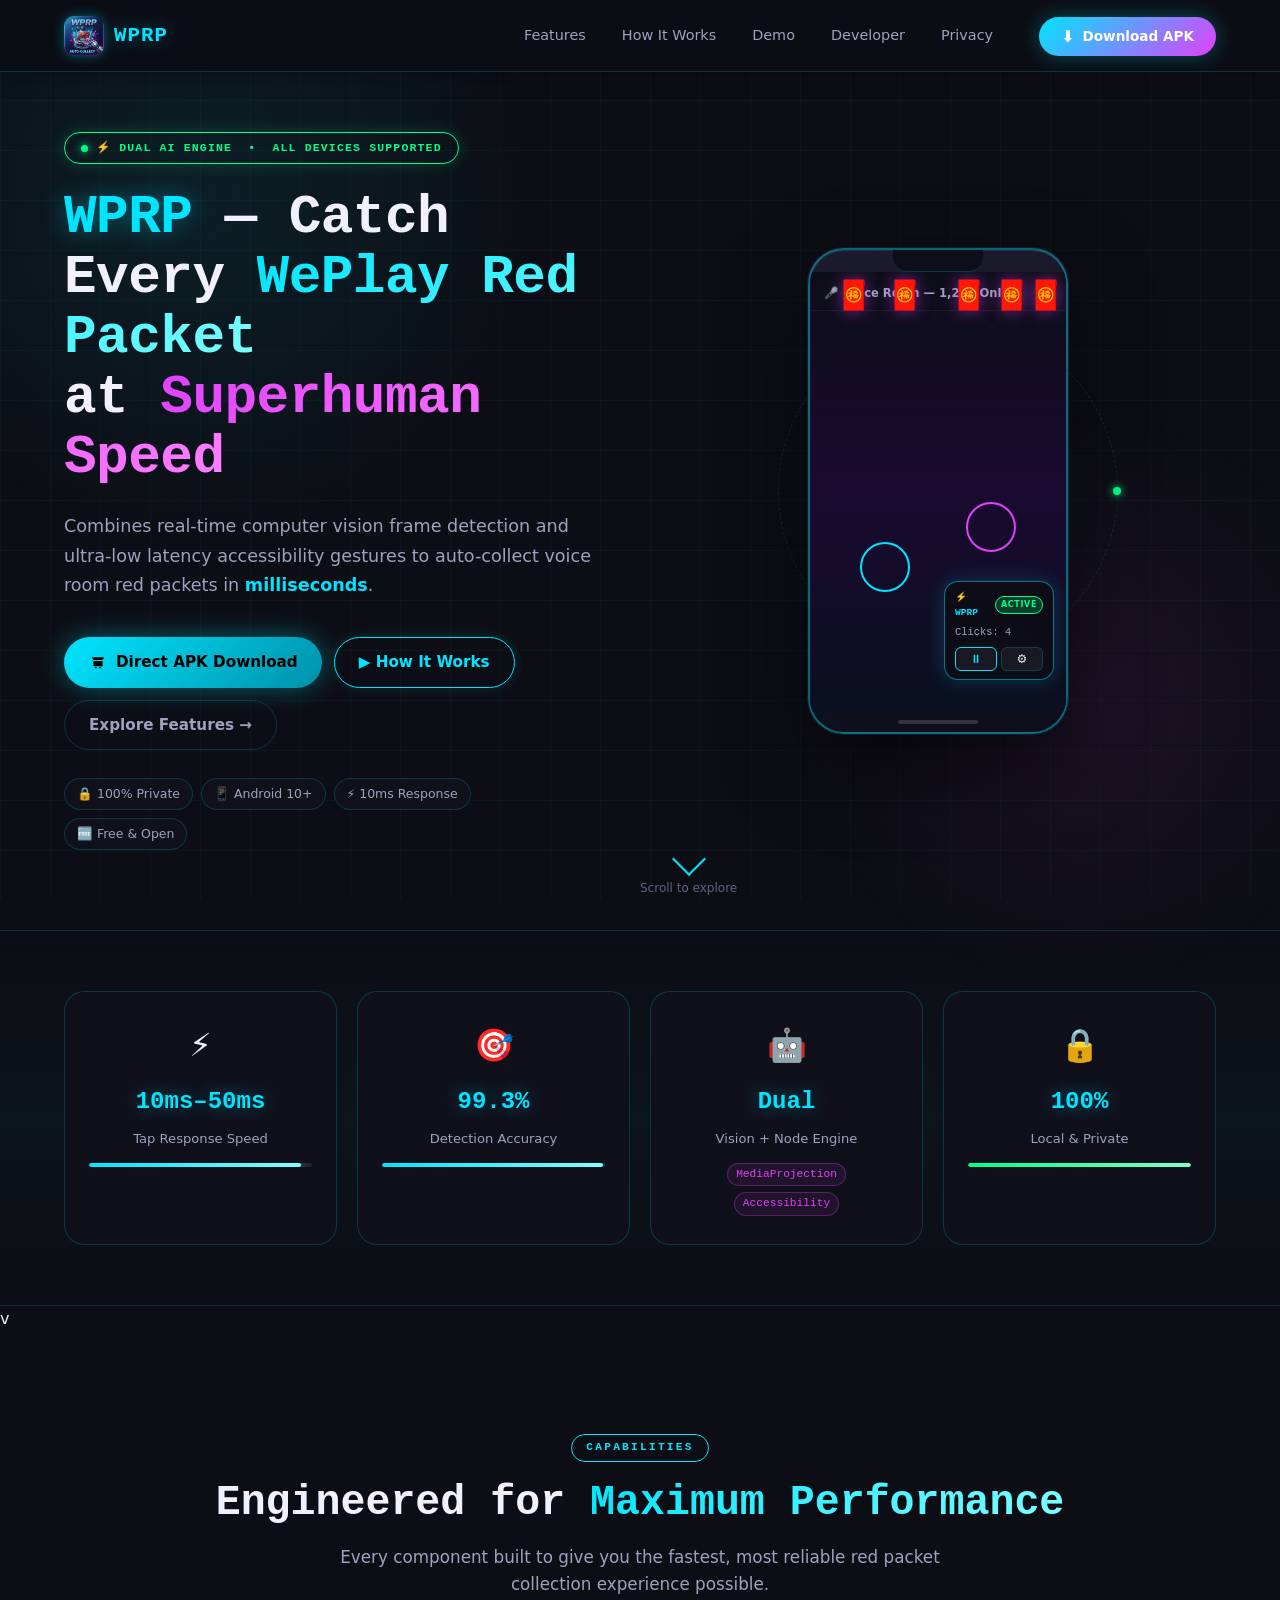
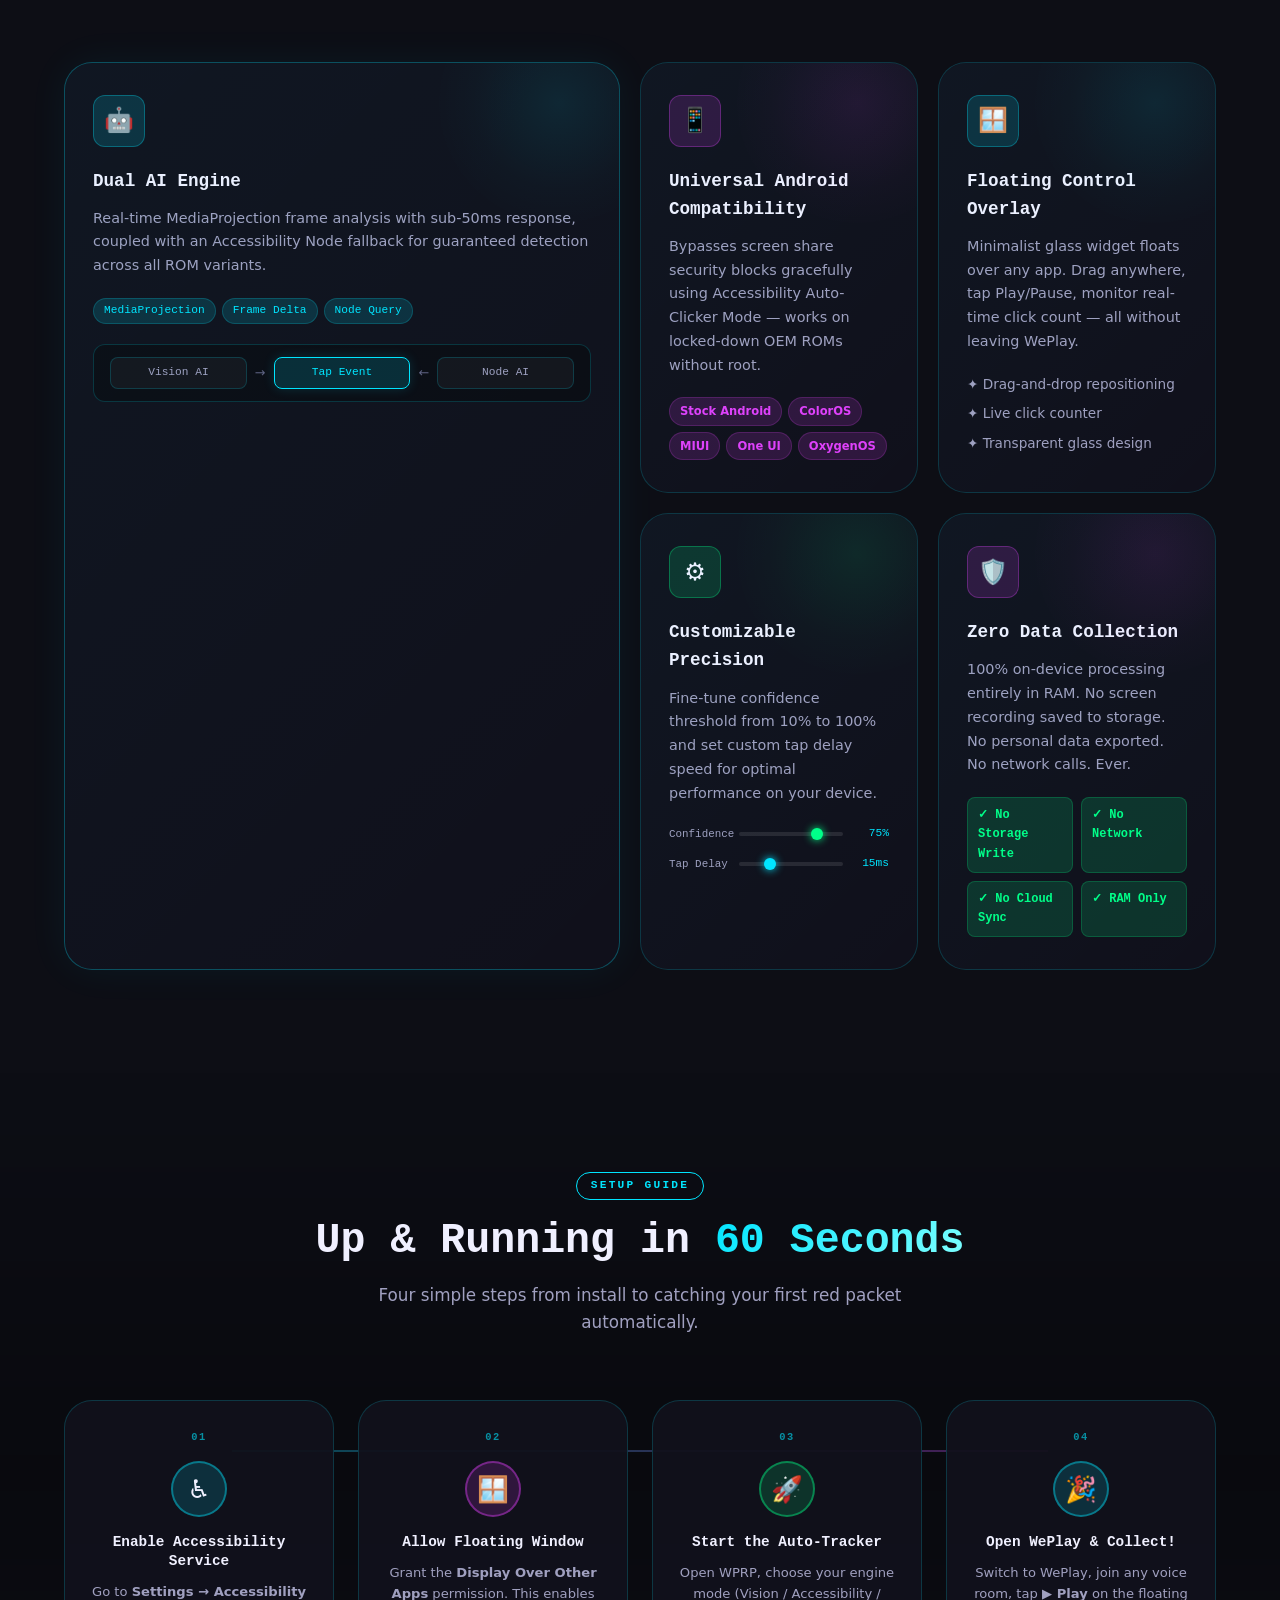
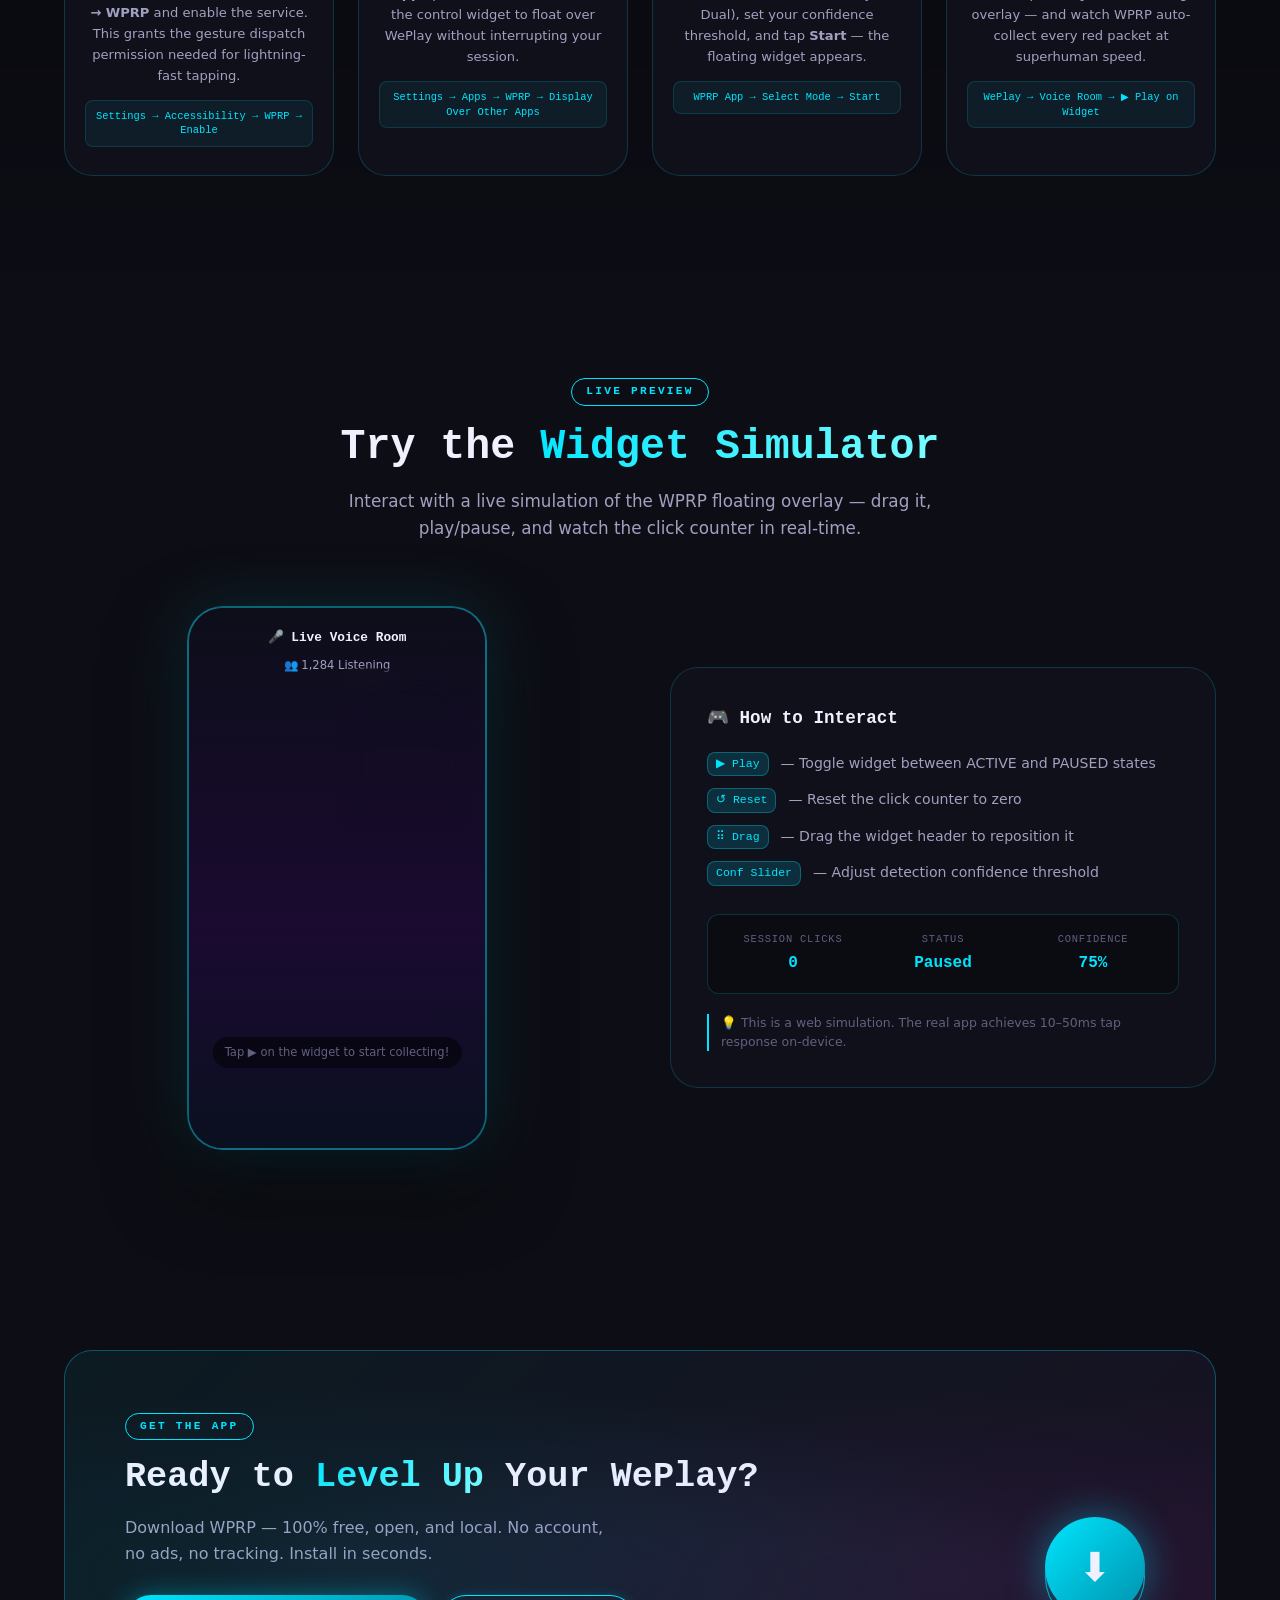
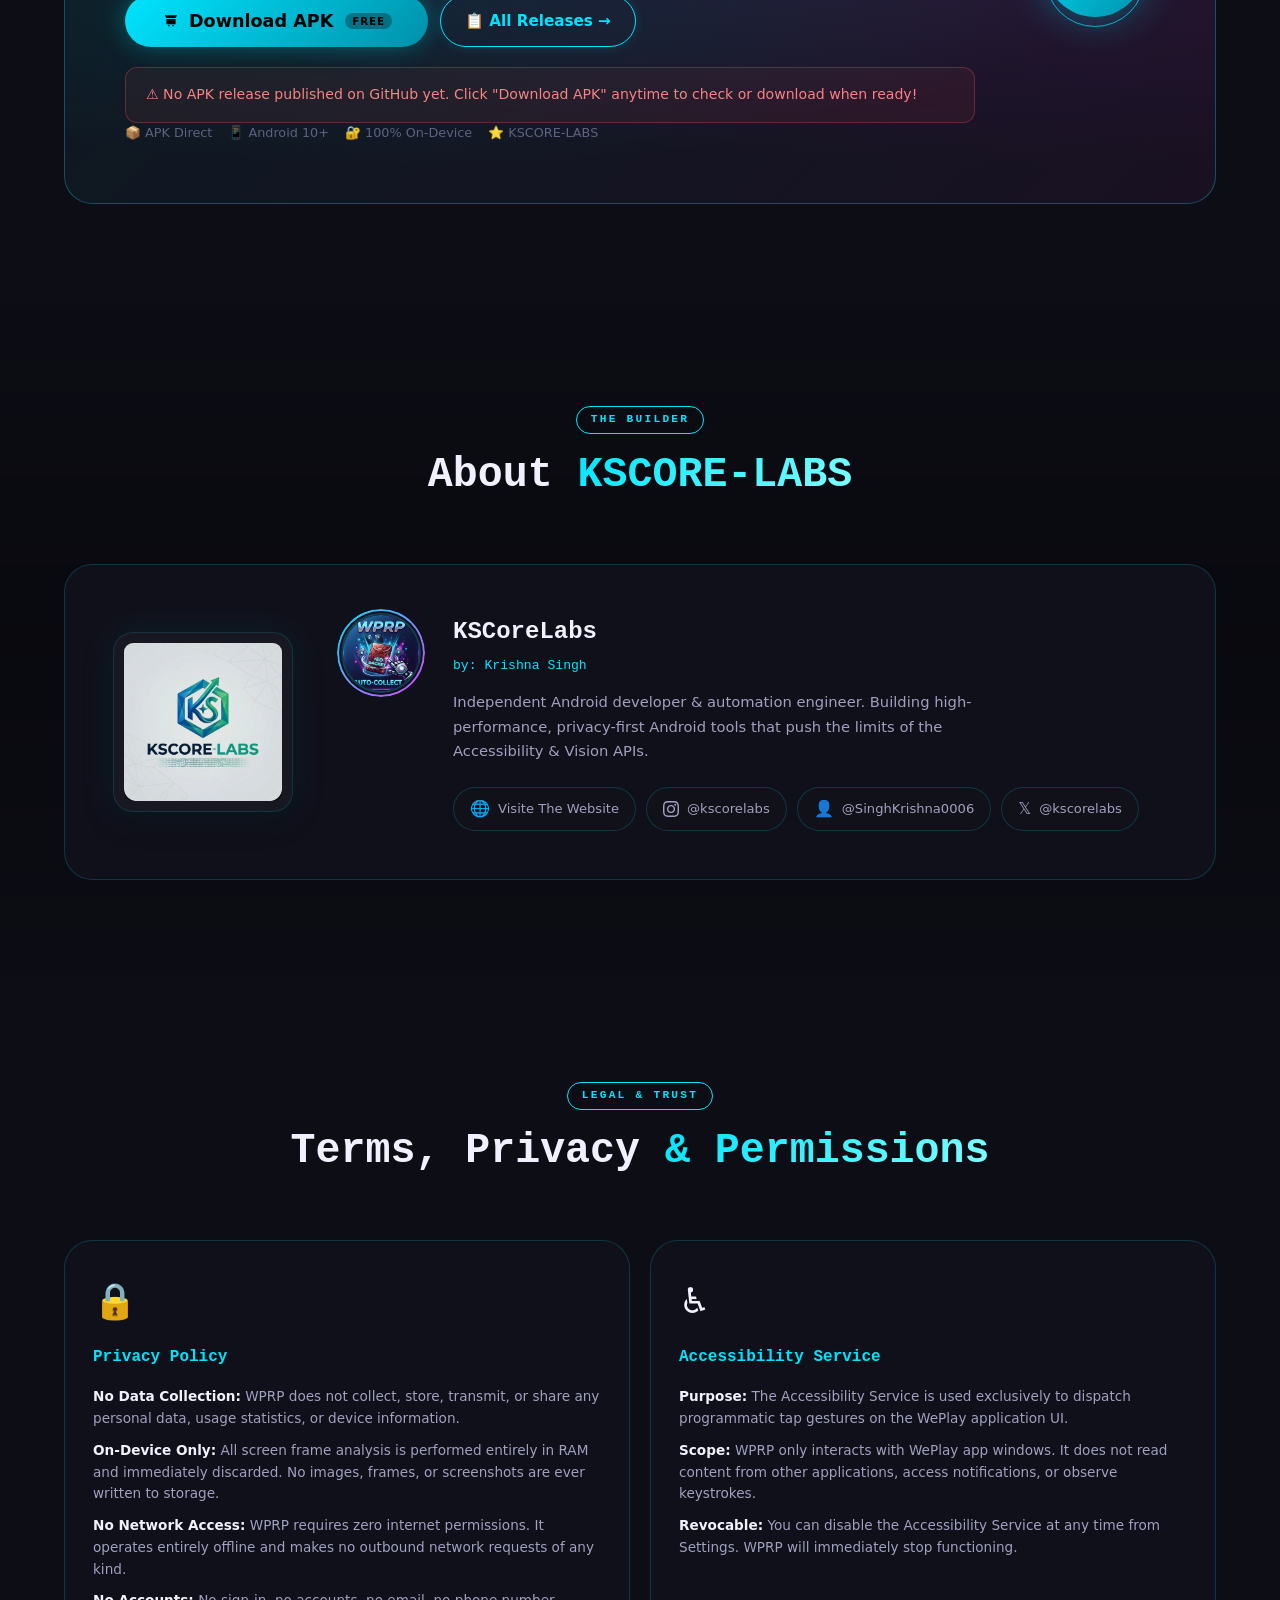
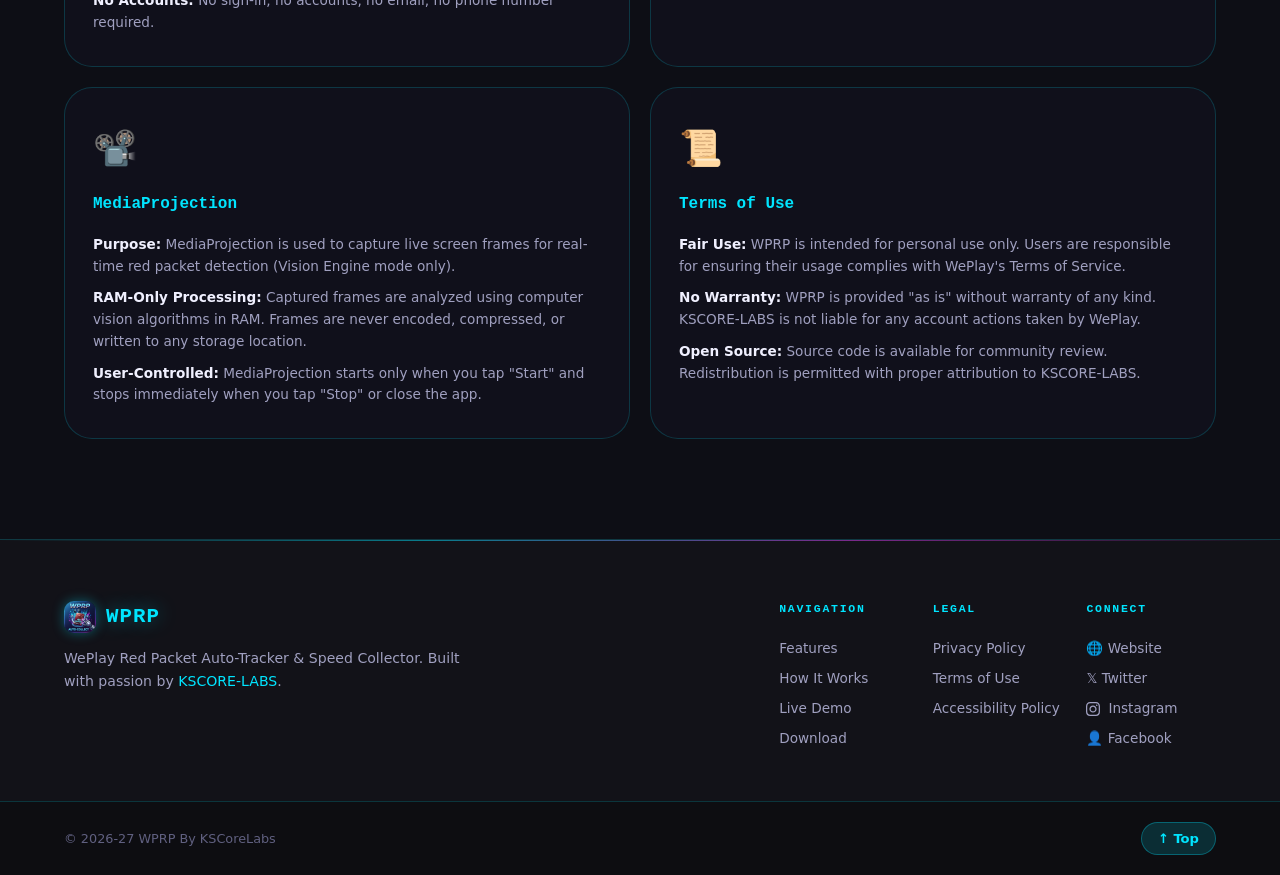
<file: index.html>
<!DOCTYPE html>
<html lang="en">
<head>
  <meta charset="UTF-8" />
  <meta name="viewport" content="width=device-width, initial-scale=1.0" />
  <title>WPRP — WePlay Red Packet Auto-Tracker & Speed Collector APK | KSCORE-LABS</title>
  
  <!-- Primary SEO Meta Tags -->
  <meta name="title" content="WPRP — WePlay Red Packet Auto-Tracker & Speed Collector APK | KSCORE-LABS" />
  <meta name="description" content="Download WPRP (WePlay Red Packet Auto-Tracker & Speed Collector) official APK by KSCORE-LABS. Dual AI engine automatically catches WePlay voice room red packets in milliseconds." />
  <meta name="keywords" content="WPRP, WPRP app, WPRP APK, WPRP download, WePlay red packet, WePlay auto clicker, WePlay red packet collector, WePlay auto grabber, WePlay voice room collector, KSCORE-LABS, KSCORE LABS, Krishna Singh, WePlay bot, Android red packet auto tracker" />
  <meta name="author" content="Krishna Singh – KSCORE-LABS" />
  <meta name="robots" content="index, follow, max-image-preview:large, max-snippet:-1, max-video-preview:-1" />
  <meta name="googlebot" content="index, follow" />
  <meta name="theme-color" content="#00E5FF" />
  
  <!-- Canonical URL -->
  <link rel="canonical" href="https://kscorelabs.github.io/" />

  <!-- Favicons / App Icons -->
  <link rel="icon" type="image/png" href="images/wprp-logo.png" />
  <link rel="shortcut icon" type="image/png" href="images/wprp-logo.png" />
  <link rel="apple-touch-icon" href="images/wprp-logo.png" />

  <!-- Open Graph / Facebook -->
  <meta property="og:type" content="website" />
  <meta property="og:url" content="https://kscorelabs.github.io/" />
  <meta property="og:site_name" content="WPRP — KSCORE-LABS" />
  <meta property="og:title" content="WPRP — WePlay Red Packet Auto-Tracker & Speed Collector" />
  <meta property="og:description" content="Catch every WePlay voice room red packet at superhuman speed. 100% private, zero bans, universal Android support." />
  <meta property="og:image" content="images/wprp-logo.png" />
  <meta property="og:locale" content="en_US" />

  <!-- Twitter / X Cards -->
  <meta name="twitter:card" content="summary_large_image" />
  <meta name="twitter:url" content="https://kscorelabs.github.io/" />
  <meta name="twitter:site" content="@kscorelabs" />
  <meta name="twitter:creator" content="@kscorelabs" />
  <meta name="twitter:title" content="WPRP — WePlay Red Packet Auto-Tracker APK" />
  <meta name="twitter:description" content="Catch every WePlay voice room red packet in milliseconds with WPRP. Free Android APK by KSCORE-LABS." />
  <meta name="twitter:image" content="images/wprp-logo.png" />

  <!-- Security & Integrity Headers -->
  <meta http-equiv="X-Content-Type-Options" content="nosniff" />
  <meta name="referrer" content="strict-origin-when-cross-origin" />
  <meta http-equiv="Content-Security-Policy" content="default-src 'self'; script-src 'self' 'unsafe-inline'; style-src 'self' 'unsafe-inline' https://fonts.googleapis.com; font-src 'self' https://fonts.gstatic.com; img-src 'self' data: https:; connect-src 'self' https://api.github.com https://objects.githubusercontent.com; object-src 'none'; base-uri 'self';" />

  <!-- Schema.org JSON-LD Structured Data for Google Rich Snippets -->
  <script type="application/ld+json">
  {
    "@context": "https://schema.org",
    "@graph": [
      {
        "@type": "WebSite",
        "@id": "https://kscorelabs.github.io/#website",
        "url": "https://kscorelabs.github.io/",
        "name": "WPRP Official Website",
        "description": "WePlay Red Packet Auto-Tracker & Speed Collector official site and APK download portal.",
        "publisher": {
          "@type": "Organization",
          "name": "KSCORE-LABS",
          "url": "https://kscorelabs.github.io/",
          "logo": {
            "@type": "ImageObject",
            "url": "images/kscorelabs-logo.webp"
          }
        }
      },
      {
        "@type": "SoftwareApplication",
        "@id": "https://kscorelabs.github.io/#software",
        "name": "WPRP - WePlay Red Packet Speed Collector",
        "alternateName": ["WPRP", "WPRP App", "WePlay Auto Clicker"],
        "operatingSystem": "Android",
        "applicationCategory": "UtilitiesApplication",
        "offers": {
          "@type": "Offer",
          "price": "0",
          "priceCurrency": "USD"
        },
        "description": "WPRP is an ultra-fast Android utility developed by KSCORE-LABS that automatically detects and grabs voice room red packets in WePlay using Accessibility gestures and real-time vision.",
        "image": "images/wprp-logo.png",
        "author": {
          "@type": "Organization",
          "name": "KSCORE-LABS",
          "url": "https://kscorelabs.github.io/"
        },
        "downloadUrl": "https://github.com/KSCoreLabs/WPRP-Update/releases"
      }
    ]
  }
  </script>

  <link rel="preconnect" href="https://fonts.googleapis.com" />
  <link rel="preconnect" href="https://fonts.gstatic.com" crossorigin />
  <link href="https://fonts.googleapis.com/css2?family=Orbitron:wght@400;600;700;900&family=Inter:wght@300;400;500;600&family=JetBrains+Mono:wght@400;500&display=swap" rel="stylesheet" />
  <link rel="stylesheet" href="css/style.css" />
</head>
<body>    

<!-- ═══════════════════════════════════════════
     BACKGROUND GRID OVERLAY
════════════════════════════════════════════ -->
<div class="bg-grid" aria-hidden="true"></div>
<div class="bg-glow glow-cyan" aria-hidden="true"></div>
<div class="bg-glow glow-magenta" aria-hidden="true"></div>

<!-- ═══════════════════════════════════════════
     HEADER / NAVIGATION
════════════════════════════════════════════ -->
<header class="nav-header" id="navbar">
  <div class="container nav-inner">
    <!-- Logo -->
    <a href="#" class="nav-logo" aria-label="WPRP Home">
      <div class="logo-icon-wrap">
        <img src="images/wprp-logo.png" alt="WPRP Official Logo - WePlay Red Packet Auto-Tracker" class="logo-icon-img" />
        <span class="logo-pulse" aria-hidden="true"></span>
      </div>
      <span class="logo-text">WPRP</span>
    </a>

    <!-- Desktop Nav -->
    <nav class="nav-links" aria-label="Main Navigation">
      <a href="#features" class="nav-link">Features</a>
      <a href="#how-it-works" class="nav-link">How It Works</a>
      <a href="#demo" class="nav-link">Demo</a>
      <a href="#developer" class="nav-link">Developer</a>
      <a href="#privacy" class="nav-link">Privacy</a>
    </nav>

    <!-- CTA: Download APK -->
    <button class="btn btn-nav-cta" id="navDownloadBtn" aria-label="Download APK">
      <span class="btn-icon">⬇</span>
      <span id="navBtnLabel">Download APK</span>
    </button>

    <!-- Mobile Hamburger -->
    <button class="hamburger" id="hamburger" aria-label="Toggle Menu" aria-expanded="false">
      <span></span><span></span><span></span>
    </button>
  </div>

  <!-- Mobile Menu -->
  <div class="mobile-menu" id="mobileMenu" aria-hidden="true">
    <a href="#features" class="mobile-link">Features</a>
    <a href="#how-it-works" class="mobile-link">How It Works</a>
    <a href="#demo" class="mobile-link">Demo</a>
    <a href="#developer" class="mobile-link">Developer</a>
    <a href="#privacy" class="mobile-link">Privacy</a>
    <button class="btn btn-mobile-cta" id="mobileDownloadBtn" aria-label="Download APK">⬇ <span id="mobileBtnLabel">Download APK</span></button>
  </div>
</header>

<!-- ═══════════════════════════════════════════
     HERO SECTION
════════════════════════════════════════════ -->
<section class="hero" id="home">
  <div class="container hero-inner">
    <!-- Left: Text Content -->
    <div class="hero-content">
      <!-- Badge -->
      <div class="hero-badge">
        <span class="badge-dot"></span>
        ⚡ DUAL AI ENGINE &nbsp;•&nbsp; ALL DEVICES SUPPORTED
      </div>

      <h1 class="hero-headline">
        <span class="hero-brand-name">WPRP</span> — Catch Every <span class="text-gradient-cyan">WePlay Red Packet</span><br/>
        at <span class="text-gradient-magenta">Superhuman Speed</span>
      </h1>

      <p class="hero-subheadline">
        Combines real-time computer vision frame detection and ultra-low latency
        accessibility gestures to auto-collect voice room red packets in
        <strong class="text-cyan">milliseconds</strong>.
      </p>

      <!-- CTA Buttons -->
      <div class="hero-ctas">
        <a href="#download" class="btn btn-primary" id="primaryCTA">
          <svg class="android-icon" viewBox="0 0 24 24" fill="currentColor" aria-hidden="true">
            <path d="M17.523 15.341a.5.5 0 0 1-.5.5H6.977a.5.5 0 0 1-.5-.5V9.5h11.046v5.841zM6.455 8.5l-1.5-2.598A.5.5 0 0 1 5.389 5h13.222a.5.5 0 0 1 .434.75L17.545 8.5H6.455zM8.5 17.5a1 1 0 1 0 2 0 1 1 0 0 0-2 0zm5 0a1 1 0 1 0 2 0 1 1 0 0 0-2 0z"/>
          </svg>
          <span id="heroCtaLabel">Direct APK Download</span>
        </a>
        <a href="#how-it-works" class="btn btn-secondary">
          ▶ How It Works
        </a>
        <a href="#features" class="btn btn-ghost">
          Explore Features →
        </a>
      </div>

      <!-- Mini Badges -->
      <div class="hero-mini-badges">
        <span class="mini-badge">🔒 100% Private</span>
        <span class="mini-badge">📱 Android 10+</span>
        <span class="mini-badge">⚡ 10ms Response</span>
        <span class="mini-badge">🆓 Free & Open</span>
      </div>
    </div>

    <!-- Right: Phone Mockup -->
    <div class="hero-visual">
      <div class="phone-wrap">
        <div class="phone-mockup">
          <!-- Phone Frame -->
          <div class="phone-frame">
            <div class="phone-notch"></div>
            <div class="phone-screen">
              <!-- WePlay Voice Room Preview -->
              <div class="phone-screen-bg">
                <div class="voice-room-header">
                  <span class="vr-icon">🎤</span>
                  <span class="vr-title">Voice Room — 1,284 Online</span>
                </div>
                <!-- Animated Red Packets -->
                <div class="red-packets-area" aria-label="Animated red packets">
                  <div class="red-packet rp-1">🧧</div>
                  <div class="red-packet rp-2">🧧</div>
                  <div class="red-packet rp-3">🧧</div>
                  <div class="red-packet rp-4">🧧</div>
                  <div class="red-packet rp-5">🧧</div>
                </div>
                <!-- Tap Wave Effects -->
                <div class="tap-wave tw-1" aria-hidden="true"></div>
                <div class="tap-wave tw-2" aria-hidden="true"></div>
              </div>

              <!-- Floating Overlay Widget on Phone -->
              <div class="phone-widget">
                <div class="pw-header">
                  <span class="pw-logo">⚡ WPRP</span>
                  <span class="pw-status active" id="phoneWidgetStatus">ACTIVE</span>
                </div>
                <div class="pw-counter">Clicks: <span id="phoneClickCount">0</span></div>
                <div class="pw-controls">
                  <button class="pw-btn pause" id="phoneWidgetBtn">⏸</button>
                  <button class="pw-btn settings">⚙</button>
                </div>
              </div>
            </div>
            <div class="phone-bottom-bar"></div>
          </div>
        </div>
        <!-- Phone Glow -->
        <div class="phone-glow" aria-hidden="true"></div>
        <!-- Orbiting Particles -->
        <div class="orbit-ring" aria-hidden="true">
          <div class="orbit-dot od-1"></div>
          <div class="orbit-dot od-2"></div>
          <div class="orbit-dot od-3"></div>
        </div>
      </div>
    </div>
  </div>

  <!-- Scroll Indicator -->
  <div class="scroll-indicator" aria-hidden="true">
    <div class="scroll-arrow"></div>
    <span>Scroll to explore</span>
  </div>
</section>

<!-- ═══════════════════════════════════════════
     LIVE METRICS BANNER
════════════════════════════════════════════ -->
<section class="metrics-section" id="metrics" aria-label="Performance Metrics">
  <div class="container">
    <div class="metrics-grid">
      <div class="metric-card">
        <div class="metric-icon">⚡</div>
        <div class="metric-value">10ms–50ms</div>
        <div class="metric-label">Tap Response Speed</div>
        <div class="metric-bar"><div class="metric-bar-fill" style="width:95%"></div></div>
      </div>
      <div class="metric-card">
        <div class="metric-icon">🎯</div>
        <div class="metric-value"><span class="count-up" data-target="99.4">99.4</span>%</div>
        <div class="metric-label">Detection Accuracy</div>
        <div class="metric-bar"><div class="metric-bar-fill" style="width:99%"></div></div>
      </div>
      <div class="metric-card">
        <div class="metric-icon">🤖</div>
        <div class="metric-value">Dual</div>
        <div class="metric-label">Vision + Node Engine</div>
        <div class="metric-tags">
          <span class="mtag">MediaProjection</span>
          <span class="mtag">Accessibility</span>
        </div>
      </div>
      <div class="metric-card">
        <div class="metric-icon">🔒</div>
        <div class="metric-value"><span class="count-up" data-target="100">100</span>%</div>
        <div class="metric-label">Local & Private</div>
        <div class="metric-bar"><div class="metric-bar-fill green" style="width:100%"></div></div>
      </div>
    </div>
  </div>
</section>

<!-- ═══════════════════════════════════════════
     KEY FEATURES GRID
════════════════════════════════════════════ -->v 
<section class="features-section" id="features">
  <div class="container">
    <div class="section-header">
      <span class="section-tag">CAPABILITIES</span>
      <h2 class="section-title">Engineered for <span class="text-gradient-cyan">Maximum Performance</span></h2>
      <p class="section-subtitle">Every component built to give you the fastest, most reliable red packet collection experience possible.</p>
    </div>

    <div class="features-grid">

      <!-- Feature 1 -->
      <div class="feature-card featured">
        <div class="fc-glow"></div>
        <div class="fc-icon-wrap cyan">
          <span class="fc-icon">🤖</span>
        </div>
        <h3 class="fc-title">Dual AI Engine</h3>
        <p class="fc-desc">Real-time MediaProjection frame analysis with sub-50ms response, coupled with an Accessibility Node fallback for guaranteed detection across all ROM variants.</p>
        <div class="fc-tags">
          <span class="fc-tag">MediaProjection</span>
          <span class="fc-tag">Frame Delta</span>
          <span class="fc-tag">Node Query</span>
        </div>
        <div class="fc-diagram">
          <div class="fd-node">Vision AI</div>
          <div class="fd-arrow">→</div>
          <div class="fd-node active">Tap Event</div>
          <div class="fd-arrow">←</div>
          <div class="fd-node">Node AI</div>
        </div>
      </div>

      <!-- Feature 2 -->
      <div class="feature-card">
        <div class="fc-glow magenta"></div>
        <div class="fc-icon-wrap magenta">
          <span class="fc-icon">📱</span>
        </div>
        <h3 class="fc-title">Universal Android Compatibility</h3>
        <p class="fc-desc">Bypasses screen share security blocks gracefully using Accessibility Auto-Clicker Mode — works on locked-down OEM ROMs without root.</p>
        <div class="fc-compat-grid">
          <span class="compat-chip">Stock Android</span>
          <span class="compat-chip">ColorOS</span>
          <span class="compat-chip">MIUI</span>
          <span class="compat-chip">One UI</span>
          <span class="compat-chip">OxygenOS</span>
        </div>
      </div>

      <!-- Feature 3 -->
      <div class="feature-card">
        <div class="fc-glow cyan"></div>
        <div class="fc-icon-wrap cyan">
          <span class="fc-icon">🪟</span>
        </div>
        <h3 class="fc-title">Floating Control Overlay</h3>
        <p class="fc-desc">Minimalist glass widget floats over any app. Drag anywhere, tap Play/Pause, monitor real-time click count — all without leaving WePlay.</p>
        <ul class="fc-list">
          <li>✦ Drag-and-drop repositioning</li>
          <li>✦ Live click counter</li>
          <li>✦ Transparent glass design</li>
        </ul>
      </div>

      <!-- Feature 4 -->
      <div class="feature-card">
        <div class="fc-glow green"></div>
        <div class="fc-icon-wrap green">
          <span class="fc-icon">⚙️</span>
        </div>
        <h3 class="fc-title">Customizable Precision</h3>
        <p class="fc-desc">Fine-tune confidence threshold from 10% to 100% and set custom tap delay speed for optimal performance on your device.</p>
        <div class="fc-sliders">
          <div class="slider-demo">
            <span class="sd-label">Confidence</span>
            <div class="sd-track"><div class="sd-thumb" style="left:75%"></div></div>
            <span class="sd-val">75%</span>
          </div>
          <div class="slider-demo">
            <span class="sd-label">Tap Delay</span>
            <div class="sd-track"><div class="sd-thumb cyan" style="left:30%"></div></div>
            <span class="sd-val">15ms</span>
          </div>
        </div>
      </div>

      <!-- Feature 5 -->
      <div class="feature-card">
        <div class="fc-glow magenta"></div>
        <div class="fc-icon-wrap magenta">
          <span class="fc-icon">🛡️</span>
        </div>
        <h3 class="fc-title">Zero Data Collection</h3>
        <p class="fc-desc">100% on-device processing entirely in RAM. No screen recording saved to storage. No personal data exported. No network calls. Ever.</p>
        <div class="fc-privacy-grid">
          <div class="priv-item ok">✓ No Storage Write</div>
          <div class="priv-item ok">✓ No Network</div>
          <div class="priv-item ok">✓ No Cloud Sync</div>
          <div class="priv-item ok">✓ RAM Only</div>
        </div>
      </div>

    </div>
  </div>
</section>

<!-- ═══════════════════════════════════════════
     HOW IT WORKS
════════════════════════════════════════════ -->
<section class="hiw-section" id="how-it-works">
  <div class="container">
    <div class="section-header">
      <span class="section-tag">SETUP GUIDE</span>
      <h2 class="section-title">Up & Running in <span class="text-gradient-cyan">60 Seconds</span></h2>
      <p class="section-subtitle">Four simple steps from install to catching your first red packet automatically.</p>
    </div>

    <div class="steps-track">
      <div class="steps-line" aria-hidden="true"></div>

      <div class="step-card" data-step="1">
        <div class="step-num">01</div>
        <div class="step-content">
          <div class="step-icon-wrap">
            <span class="step-icon">♿</span>
          </div>
          <h3 class="step-title">Enable Accessibility Service</h3>
          <p class="step-desc">Go to <strong>Settings → Accessibility → WPRP</strong> and enable the service. This grants the gesture dispatch permission needed for lightning-fast tapping.</p>
          <div class="step-code">Settings → Accessibility → WPRP → Enable</div>
        </div>
      </div>

      <div class="step-card" data-step="2">
        <div class="step-num">02</div>
        <div class="step-content">
          <div class="step-icon-wrap magenta">
            <span class="step-icon">🪟</span>
          </div>
          <h3 class="step-title">Allow Floating Window</h3>
          <p class="step-desc">Grant the <strong>Display Over Other Apps</strong> permission. This enables the control widget to float over WePlay without interrupting your session.</p>
          <div class="step-code">Settings → Apps → WPRP → Display Over Other Apps</div>
        </div>
      </div>

      <div class="step-card" data-step="3">
        <div class="step-num">03</div>
        <div class="step-content">
          <div class="step-icon-wrap green">
            <span class="step-icon">🚀</span>
          </div>
          <h3 class="step-title">Start the Auto-Tracker</h3>
          <p class="step-desc">Open WPRP, choose your engine mode (Vision / Accessibility / Dual), set your confidence threshold, and tap <strong>Start</strong> — the floating widget appears.</p>
          <div class="step-code">WPRP App → Select Mode → Start</div>
        </div>
      </div>

      <div class="step-card" data-step="4">
        <div class="step-num">04</div>
        <div class="step-content">
          <div class="step-icon-wrap">
            <span class="step-icon">🎉</span>
          </div>
          <h3 class="step-title">Open WePlay & Collect!</h3>
          <p class="step-desc">Switch to WePlay, join any voice room, tap <strong>▶ Play</strong> on the floating overlay — and watch WPRP auto-collect every red packet at superhuman speed.</p>
          <div class="step-code">WePlay → Voice Room → ▶ Play on Widget</div>
        </div>
      </div>
    </div>
  </div>
</section>

<!-- ═══════════════════════════════════════════
     INTERACTIVE FLOATING WIDGET SIMULATOR
════════════════════════════════════════════ -->
<section class="demo-section" id="demo">
  <div class="container">
    <div class="section-header">
      <span class="section-tag">LIVE PREVIEW</span>
      <h2 class="section-title">Try the <span class="text-gradient-cyan">Widget Simulator</span></h2>
      <p class="section-subtitle">Interact with a live simulation of the WPRP floating overlay — drag it, play/pause, and watch the click counter in real-time.</p>
    </div>

    <div class="demo-arena">
      <!-- Demo Phone Frame -->
      <div class="demo-phone">
        <div class="demo-phone-frame">
          <div class="demo-screen">
            <!-- Simulated WePlay BG -->
            <div class="sim-bg">
              <div class="sim-room-name">🎤 Live Voice Room</div>
              <div class="sim-users">👥 1,284 Listening</div>
              <!-- Animated Red Packets in Demo -->
              <div class="sim-packets" id="simPackets" aria-live="polite">
                <!-- dynamically added -->
              </div>
              <div class="sim-hint" id="simHint">Tap ▶ on the widget to start collecting!</div>
            </div>

            <!-- Draggable Widget -->
            <div class="floating-widget" id="floatingWidget" role="complementary" aria-label="WPRP Floating Control Widget">
              <div class="fw-drag-handle" id="fwDragHandle" title="Drag to move">
                <span class="fw-logo">⚡ WPRP</span>
                <span class="fw-drag-icon">⠿</span>
              </div>
              <div class="fw-status" id="fwStatus">PAUSED</div>
              <div class="fw-counter">Clicks: <span id="fwClickCount">0</span></div>
              <div class="fw-controls">
                <button class="fw-btn play-pause" id="fwPlayPause" aria-label="Play or Pause">▶</button>
                <button class="fw-btn fw-reset" id="fwReset" aria-label="Reset counter" title="Reset">↺</button>
              </div>
              <div class="fw-confidence">
                <span class="fc-l">Conf:</span>
                <input type="range" class="fw-slider" id="fwConfSlider" min="10" max="100" value="75" aria-label="Confidence threshold" />
                <span class="fc-v" id="fwConfVal">75%</span>
              </div>
            </div>

          </div>
        </div>
      </div>

      <!-- Demo Instructions Panel -->
      <div class="demo-instructions">
        <h3 class="di-title">🎮 How to Interact</h3>
        <ul class="di-list">
          <li><span class="di-key">▶ Play</span> — Toggle widget between ACTIVE and PAUSED states</li>
          <li><span class="di-key">↺ Reset</span> — Reset the click counter to zero</li>
          <li><span class="di-key">⠿ Drag</span> — Drag the widget header to reposition it</li>
          <li><span class="di-key">Conf Slider</span> — Adjust detection confidence threshold</li>
        </ul>
        <div class="di-stats">
          <div class="dis-item">
            <span class="dis-label">Session Clicks</span>
            <span class="dis-val" id="diSessionClicks">0</span>
          </div>
          <div class="dis-item">
            <span class="dis-label">Status</span>
            <span class="dis-val" id="diStatus">Paused</span>
          </div>
          <div class="dis-item">
            <span class="dis-label">Confidence</span>
            <span class="dis-val" id="diConf">75%</span>
          </div>
        </div>
        <p class="di-note">💡 This is a web simulation. The real app achieves 10–50ms tap response on-device.</p>
      </div>
    </div>
  </div>
</section>

<!-- ═══════════════════════════════════════════
     DOWNLOAD SECTION
════════════════════════════════════════════ -->
<section class="download-section" id="download">
  <div class="container">
    <div class="download-card">
      <div class="dc-glow" aria-hidden="true"></div>
      <div class="dc-content">
        <span class="section-tag">GET THE APP</span>
        <h2 class="dc-title">Ready to <span class="text-gradient-cyan">Level Up</span> Your WePlay?</h2>
        <p class="dc-desc" id="dcDesc">Download WPRP — 100% free, open, and local. No account, no ads, no tracking. Install in seconds.</p>

        <!-- Release Info Bar (visible when release metadata is loaded) -->
        <div class="release-info-bar" id="releaseInfoBar" style="display:none">
          <span class="rib-tag" id="ribTag">v1.0</span>
          <span class="rib-date" id="ribDate">—</span>
          <span class="rib-size" id="ribSize">—</span>
        </div>

        <!-- Download Buttons (always visible and interactive) -->
        <div class="dc-buttons">
          <button class="btn btn-primary btn-large" id="apkDownloadBtn" aria-label="Download APK">
            <svg class="android-icon" viewBox="0 0 24 24" fill="currentColor" aria-hidden="true">
              <path d="M17.523 15.341a.5.5 0 0 1-.5.5H6.977a.5.5 0 0 1-.5-.5V9.5h11.046v5.841zM6.455 8.5l-1.5-2.598A.5.5 0 0 1 5.389 5h13.222a.5.5 0 0 1 .434.75L17.545 8.5H6.455zM8.5 17.5a1 1 0 1 0 2 0 1 1 0 0 0-2 0zm5 0a1 1 0 1 0 2 0 1 1 0 0 0-2 0z"/>
            </svg>
            <span id="apkBtnLabel">Download APK</span>
            <span class="btn-badge">FREE</span>
          </button>
          <a href="https://github.com/KSCoreLabs/WPRP-Update/releases" target="_blank" rel="noopener noreferrer" class="btn btn-secondary" id="allReleasesBtn">
            📋 All Releases →
          </a>
        </div>

        <!-- Notice if no release found on GitHub yet -->
        <div id="releaseError" style="display:none" class="release-error">
          <p>⚠️ No APK release published on GitHub yet. Click "Download APK" anytime to check or download when ready!</p>
        </div>

        <div class="dc-meta">
          <span id="dcMetaVersion">📦 APK Direct</span>
          <span>📱 Android 10+</span>
          <span>🔐 100% On-Device</span>
          <span>⭐ KSCORE-LABS</span>
        </div>
      </div>
      <div class="dc-visual">
        <!-- Animated Download Arrow -->
        <div class="dl-anim">
          <div class="dl-circle">
            <div class="dl-arrow">⬇</div>
          </div>
          <div class="dl-rings">
            <div class="dl-ring r1"></div>
            <div class="dl-ring r2"></div>
            <div class="dl-ring r3"></div>
          </div>
        </div>
      </div>
    </div>
  </div>
</section>

<!-- ═══════════════════════════════════════════
     DEVELOPER SECTION
════════════════════════════════════════════ -->
<section class="developer-section" id="developer">
  <div class="container">
    <div class="section-header">
      <span class="section-tag">THE BUILDER</span>
      <h2 class="section-title">About <span class="text-gradient-cyan">KSCORE-LABS</span></h2>
    </div>

    <div class="dev-card">
      <div class="dev-hex-bg" aria-hidden="false">
        <img src="images/kscorelabs-logo.webp" alt="KSCORE-LABS Official Brand Logo - Developer of WPRP" class="kscore-logo-img" />
      </div>
      <div class="dev-info">
        <div class="dev-avatar">
          <div class="dev-avatar-ring"></div>
          <div class="dev-avatar-inner">
            <img src="images/wprp-logo.png" alt="WPRP Android App Icon - Speed Collector" class="dev-avatar-logo" />
          </div>
        </div>
        <div class="dev-bio">
          <h3 class="dev-name">KSCoreLabs</h3>
          <span class="dev-handle">by: Krishna Singh</span>
          <p class="dev-blurb">Independent Android developer & automation engineer. Building high-performance, privacy-first Android tools that push the limits of the Accessibility & Vision APIs.</p>
          <div class="dev-socials">
            <a href="https://kscorelabs.github.io/" target="_blank" rel="noopener noreferrer" class="social-link web" aria-label="KSCORE-LABS Website">
              <span class="sl-icon">🌐</span>
              <span class="sl-label">Visite The Website </span>
            </a>
            <a href="https://www.instagram.com/kscorelabs" target="_blank" rel="noopener noreferrer" class="social-link insta" aria-label="Instagram">
              <span class="sl-icon">
                <svg class="insta-svg" viewBox="0 0 24 24" width="16" height="16" fill="currentColor" aria-hidden="true">
                  <path d="M12 2.163c3.204 0 3.584.012 4.85.07 3.252.148 4.771 1.691 4.919 4.919.058 1.265.069 1.645.069 4.849 0 3.205-.012 3.584-.069 4.849-.149 3.225-1.664 4.771-4.919 4.919-1.266.058-1.644.07-4.85.07-3.204 0-3.584-.012-4.849-.07-3.26-.149-4.771-1.699-4.919-4.92-.058-1.265-.07-1.644-.07-4.849 0-3.204.013-3.583.07-4.849.149-3.227 1.664-4.771 4.919-4.919 1.266-.057 1.645-.069 4.849-.069zm0-2.163c-3.259 0-3.667.014-4.947.072-4.358.2-6.78 2.618-6.98 6.98-.059 1.281-.073 1.689-.073 4.948 0 3.259.014 3.668.072 4.948.2 4.358 2.618 6.78 6.98 6.98 1.281.058 1.689.072 4.948.072 3.259 0 3.668-.014 4.948-.072 4.354-.2 6.782-2.618 6.979-6.98.059-1.28.073-1.689.073-4.948 0-3.259-.014-3.667-.072-4.947-.196-4.354-2.617-6.78-6.979-6.98-1.281-.059-1.69-.073-4.949-.073zm0 5.838c-3.403 0-6.162 2.759-6.162 6.162s2.759 6.163 6.162 6.163 6.162-2.759 6.162-6.163c0-3.403-2.759-6.162-6.162-6.162zm0 10.162c-2.209 0-4-1.79-4-4 0-2.209 1.791-4 4-4s4 1.791 4 4c0 2.21-1.791 4-4 4zm6.406-11.845c-.796 0-1.441.645-1.441 1.44s.645 1.44 1.441 1.44c.795 0 1.439-.645 1.439-1.44s-.644-1.44-1.439-1.44z"/>
                </svg>
              </span>
              <span class="sl-label">@kscorelabs</span>
            </a>
            <a href="https://www.facebook.com/SinghKrishna0006" target="_blank" rel="noopener noreferrer" class="social-link fb" aria-label="Facebook">
              <span class="sl-icon">👤</span>
              <span class="sl-label">@SinghKrishna0006</span>
            </a>
            <a href="https://x.com/kscorelabs" target="_blank" rel="noopener noreferrer" class="social-link twitter" aria-label="X (Twitter)">
              <span class="sl-icon">𝕏</span>
              <span class="sl-label">@kscorelabs</span>
            </a>
          </div>
        </div>
      </div>
    </div>
  </div>
</section>

<!-- ═══════════════════════════════════════════
     PRIVACY POLICY SECTION
════════════════════════════════════════════ -->
<section class="privacy-section" id="privacy">
  <div class="container">
    <div class="section-header">
      <span class="section-tag">LEGAL & TRUST</span>
      <h2 class="section-title">Terms, Privacy <span class="text-gradient-cyan">& Permissions</span></h2>
    </div>

    <div class="privacy-grid">

      <div class="priv-card">
        <div class="priv-card-icon">🔒</div>
        <h3 class="priv-card-title">Privacy Policy</h3>
        <div class="priv-card-body">
          <p><strong>No Data Collection:</strong> WPRP does not collect, store, transmit, or share any personal data, usage statistics, or device information.</p>
          <p><strong>On-Device Only:</strong> All screen frame analysis is performed entirely in RAM and immediately discarded. No images, frames, or screenshots are ever written to storage.</p>
          <p><strong>No Network Access:</strong> WPRP requires zero internet permissions. It operates entirely offline and makes no outbound network requests of any kind.</p>
          <p><strong>No Accounts:</strong> No sign-in, no accounts, no email, no phone number required.</p>
        </div>
      </div>

      <div class="priv-card">
        <div class="priv-card-icon">♿</div>
        <h3 class="priv-card-title">Accessibility Service</h3>
        <div class="priv-card-body">
          <p><strong>Purpose:</strong> The Accessibility Service is used exclusively to dispatch programmatic tap gestures on the WePlay application UI.</p>
          <p><strong>Scope:</strong> WPRP only interacts with WePlay app windows. It does not read content from other applications, access notifications, or observe keystrokes.</p>
          <p><strong>Revocable:</strong> You can disable the Accessibility Service at any time from Settings. WPRP will immediately stop functioning.</p>
        </div>
      </div>

      <div class="priv-card">
        <div class="priv-card-icon">📽️</div>
        <h3 class="priv-card-title">MediaProjection</h3>
        <div class="priv-card-body">
          <p><strong>Purpose:</strong> MediaProjection is used to capture live screen frames for real-time red packet detection (Vision Engine mode only).</p>
          <p><strong>RAM-Only Processing:</strong> Captured frames are analyzed using computer vision algorithms in RAM. Frames are never encoded, compressed, or written to any storage location.</p>
          <p><strong>User-Controlled:</strong> MediaProjection starts only when you tap "Start" and stops immediately when you tap "Stop" or close the app.</p>
        </div>
      </div>

      <div class="priv-card">
        <div class="priv-card-icon">📜</div>
        <h3 class="priv-card-title">Terms of Use</h3>
        <div class="priv-card-body">
          <p><strong>Fair Use:</strong> WPRP is intended for personal use only. Users are responsible for ensuring their usage complies with WePlay's Terms of Service.</p>
          <p><strong>No Warranty:</strong> WPRP is provided "as is" without warranty of any kind. KSCORE-LABS is not liable for any account actions taken by WePlay.</p>
          <p><strong>Open Source:</strong> Source code is available for community review. Redistribution is permitted with proper attribution to KSCORE-LABS.</p>
        </div>
      </div>

    </div>
  </div>
</section>

<!-- ═══════════════════════════════════════════
     FOOTER
════════════════════════════════════════════ -->
<footer class="footer" id="footer">
  <div class="footer-top-line" aria-hidden="true"></div>
  <div class="container footer-inner">
    <div class="footer-brand">
      <a href="#" class="nav-logo footer-logo" aria-label="WPRP Home">
        <div class="logo-icon-wrap small">
          <img src="images/wprp-logo.png" alt="WPRP Official Logo - WePlay Red Packet Auto-Tracker" class="logo-icon-img" />
          <span class="logo-pulse" aria-hidden="true"></span>
        </div>
        <span class="logo-text">WPRP</span>
      </a>
      <p class="footer-tagline">WePlay Red Packet Auto-Tracker & Speed Collector. Built with passion by <a href="https://kscorelabs.github.io/" target="_blank" rel="noopener noreferrer" class="footer-link">KSCORE-LABS</a>.</p>
    </div>

    <div class="footer-links-grid">
      <div class="footer-col">
        <h4 class="footer-col-title">Navigation</h4>
        <a href="#features" class="footer-nav-link">Features</a>
        <a href="#how-it-works" class="footer-nav-link">How It Works</a>
        <a href="#demo" class="footer-nav-link">Live Demo</a>
        <a href="#download" class="footer-nav-link">Download</a>
      </div>
      <div class="footer-col">
        <h4 class="footer-col-title">Legal</h4>
        <a href="#privacy" class="footer-nav-link">Privacy Policy</a>
        <a href="#privacy" class="footer-nav-link">Terms of Use</a>
        <a href="#privacy" class="footer-nav-link">Accessibility Policy</a>
      </div>
      <div class="footer-col">
        <h4 class="footer-col-title">Connect</h4>
        <a href="https://kscorelabs.github.io/" target="_blank" rel="noopener noreferrer" class="footer-nav-link">🌐 Website</a>
        <a href="https://x.com/kscorelabs" target="_blank" rel="noopener noreferrer" class="footer-nav-link">𝕏 Twitter</a>
        <a href="https://www.instagram.com/kscorelabs" target="_blank" rel="noopener noreferrer" class="footer-nav-link">
          <svg class="insta-svg" viewBox="0 0 24 24" width="14" height="14" fill="currentColor" aria-hidden="true">
            <path d="M12 2.163c3.204 0 3.584.012 4.85.07 3.252.148 4.771 1.691 4.919 4.919.058 1.265.069 1.645.069 4.849 0 3.205-.012 3.584-.069 4.849-.149 3.225-1.664 4.771-4.919 4.919-1.266.058-1.644.07-4.85.07-3.204 0-3.584-.012-4.849-.07-3.26-.149-4.771-1.699-4.919-4.92-.058-1.265-.07-1.644-.07-4.849 0-3.204.013-3.583.07-4.849.149-3.227 1.664-4.771 4.919-4.919 1.266-.057 1.645-.069 4.849-.069zm0-2.163c-3.259 0-3.667.014-4.947.072-4.358.2-6.78 2.618-6.98 6.98-.059 1.281-.073 1.689-.073 4.948 0 3.259.014 3.668.072 4.948.2 4.358 2.618 6.78 6.98 6.98 1.281.058 1.689.072 4.948.072 3.259 0 3.668-.014 4.948-.072 4.354-.2 6.782-2.618 6.979-6.98.059-1.28.073-1.689.073-4.948 0-3.259-.014-3.667-.072-4.947-.196-4.354-2.617-6.78-6.979-6.98-1.281-.059-1.69-.073-4.949-.073zm0 5.838c-3.403 0-6.162 2.759-6.162 6.162s2.759 6.163 6.162 6.163 6.162-2.759 6.162-6.163c0-3.403-2.759-6.162-6.162-6.162zm0 10.162c-2.209 0-4-1.79-4-4 0-2.209 1.791-4 4-4s4 1.791 4 4c0 2.21-1.791 4-4 4zm6.406-11.845c-.796 0-1.441.645-1.441 1.44s.645 1.44 1.441 1.44c.795 0 1.439-.645 1.439-1.44s-.644-1.44-1.439-1.44z"/>
          </svg>
          Instagram
        </a>
        <a href="https://www.facebook.com/SinghKrishna0006" target="_blank" rel="noopener noreferrer" class="footer-nav-link">👤 Facebook</a>
      </div>
    </div>
  </div>

  <div class="footer-bottom">
    <div class="container footer-bottom-inner">
      <p class="footer-copy">&#169; 2026-27 WPRP By KSCoreLabs</p>
      <button class="back-to-top" id="backToTop" aria-label="Back to top">
        ↑ Top
      </button>
    </div>
  </div>
</footer>

<script src="script/main.js"></script>

<!-- Toast Notification -->
<div id="wprpToast" class="wprp-toast" role="alert" aria-live="assertive" aria-atomic="true">
  <span id="wprpToastIcon" class="wprp-toast-icon">⚠️</span>
  <span id="wprpToastMsg" class="wprp-toast-msg">No APK release found on GitHub yet.</span>
  <button id="wprpToastClose" class="wprp-toast-close" aria-label="Close notification">&times;</button>
</div>
</body>
</html>
</file>
<file: css/style.css>
/* ═══════════════════════════════════════════════════════════
   WPRP — WePlay Red Packet Auto-Tracker
   Full Website CSS — KSCORE-LABS © 2026
   ═══════════════════════════════════════════════════════════ */

/* ── CSS Custom Properties ── */
:root {
  --bg-primary:    #0D0E15;
  --bg-secondary:  #121218;
  --bg-surface:    rgba(30, 30, 42, 0.7);
  --bg-card:       rgba(18, 18, 28, 0.94);

  --cyan:          #00E5FF;
  --cyan-dim:      rgba(0, 229, 255, 0.15);
  --cyan-glow:     rgba(0, 229, 255, 0.4);
  --magenta:       #E040FB;
  --magenta-dim:   rgba(224, 64, 251, 0.15);
  --magenta-glow:  rgba(224, 64, 251, 0.4);
  --purple:        #7B1FA2;
  --green:         #00FF88;
  --green-dim:     rgba(0, 255, 136, 0.15);

  --text-primary:  #F0F0FF;
  --text-secondary:#A0A0C0;
  --text-muted:    #606080;
  --border:        rgba(0, 229, 255, 0.18);

  --radius-sm:   8px;
  --radius-md:   12px;
  --radius-lg:   20px;
  --radius-xl:   28px;
  --radius-pill: 999px;

  --font-display: 'Orbitron', 'Courier New', monospace;
  --font-body:    'Inter', system-ui, sans-serif;
  --font-mono:    'JetBrains Mono', 'Courier New', monospace;

  --nav-height: 72px;

  --transition: 0.25s cubic-bezier(0.4, 0, 0.2, 1);
  --transition-slow: 0.5s cubic-bezier(0.4, 0, 0.2, 1);
}

/* ── Reset & Base ── */
*, *::before, *::after { box-sizing: border-box; margin: 0; padding: 0; }

html {
  scroll-behavior: smooth;
  font-size: 16px;
  -webkit-font-smoothing: antialiased;
}

body {
  background-color: var(--bg-primary);
  color: var(--text-primary);
  font-family: var(--font-body);
  line-height: 1.6;
  min-height: 100vh;
  overflow-x: hidden;
}

a { color: inherit; text-decoration: none; }
img, svg { display: block; max-width: 100%; }
ul { list-style: none; }
button { cursor: pointer; border: none; background: none; font-family: inherit; }
input { font-family: inherit; }

/* ── Scrollbar ── */
::-webkit-scrollbar { width: 6px; }
::-webkit-scrollbar-track { background: var(--bg-secondary); }
::-webkit-scrollbar-thumb { background: var(--cyan); border-radius: 3px; }

/* ── Container ── */
.container {
  max-width: 1200px;
  margin: 0 auto;
  padding: 0 24px;
}

/* ════════════════════════════════════════
   BACKGROUND EFFECTS
════════════════════════════════════════ */
.bg-grid {
  position: fixed;
  inset: 0;
  background-image:
    linear-gradient(rgba(0, 229, 255, 0.04) 1px, transparent 1px),
    linear-gradient(90deg, rgba(0, 229, 255, 0.04) 1px, transparent 1px);
  background-size: 50px 50px;
  pointer-events: none;
  z-index: 0;
}

.bg-glow {
  position: fixed;
  border-radius: 50%;
  pointer-events: none;
  z-index: 0;
  transform: translateZ(0);
}
.bg-glow.glow-cyan {
  width: 700px; height: 700px;
  top: -150px; left: -150px;
  background: radial-gradient(circle, rgba(0,229,255,0.08) 0%, rgba(0,229,255,0.03) 45%, transparent 70%);
}
.bg-glow.glow-magenta {
  width: 600px; height: 600px;
  bottom: -100px; right: -100px;
  background: radial-gradient(circle, rgba(224,64,251,0.08) 0%, rgba(224,64,251,0.02) 45%, transparent 70%);
}

/* Everything sits above the fixed background */
header, section, footer { position: relative; z-index: 1; }
section[id] { scroll-margin-top: calc(var(--nav-height) + 12px); }

/* ════════════════════════════════════════
   TYPOGRAPHY UTILITIES
════════════════════════════════════════ */
.text-gradient-cyan {
  background: linear-gradient(135deg, var(--cyan), #80FFFF);
  -webkit-background-clip: text;
  -webkit-text-fill-color: transparent;
  background-clip: text;
}
.text-gradient-magenta {
  background: linear-gradient(135deg, var(--magenta), #FF80FF);
  -webkit-background-clip: text;
  -webkit-text-fill-color: transparent;
  background-clip: text;
}
.text-cyan { color: var(--cyan); }

.section-tag {
  display: inline-block;
  font-family: var(--font-mono);
  font-size: 0.7rem;
  font-weight: 600;
  letter-spacing: 0.2em;
  color: var(--cyan);
  border: 1px solid var(--cyan);
  border-radius: var(--radius-pill);
  padding: 4px 14px;
  margin-bottom: 16px;
  text-transform: uppercase;
}
.section-title {
  font-family: var(--font-display);
  font-size: clamp(1.6rem, 3.5vw, 2.6rem);
  font-weight: 700;
  line-height: 1.2;
  margin-bottom: 16px;
}
.section-subtitle {
  color: var(--text-secondary);
  font-size: 1.05rem;
  max-width: 600px;
  margin: 0 auto;
}
.section-header {
  text-align: center;
  margin-bottom: 64px;
}

/* ════════════════════════════════════════
   BUTTONS
════════════════════════════════════════ */
.btn {
  display: inline-flex;
  align-items: center;
  gap: 8px;
  padding: 12px 24px;
  border-radius: var(--radius-pill);
  font-weight: 600;
  font-size: 0.95rem;
  transition: all var(--transition);
  cursor: pointer;
  white-space: nowrap;
  position: relative;
  overflow: hidden;
}
.btn::after {
  content: '';
  position: absolute;
  inset: 0;
  border-radius: inherit;
  opacity: 0;
  transition: opacity var(--transition);
  background: rgba(255,255,255,0.08);
}
.btn:hover::after { opacity: 1; }

.btn-primary {
  background: linear-gradient(135deg, var(--cyan), #0090aa);
  color: #000;
  font-weight: 700;
  box-shadow: 0 0 24px var(--cyan-glow), 0 4px 16px rgba(0,0,0,0.4);
}
.btn-primary:hover {
  box-shadow: 0 0 40px var(--cyan-glow), 0 8px 24px rgba(0,0,0,0.5);
  transform: translateY(-2px);
}
.btn-secondary {
  background: transparent;
  color: var(--cyan);
  border: 1.5px solid var(--cyan);
  box-shadow: 0 0 12px var(--cyan-dim);
}
.btn-secondary:hover {
  background: var(--cyan-dim);
  box-shadow: 0 0 24px var(--cyan-glow);
  transform: translateY(-2px);
}
.btn-ghost {
  background: transparent;
  color: var(--text-secondary);
  border: 1.5px solid var(--border);
}
.btn-ghost:hover {
  color: var(--text-primary);
  border-color: var(--cyan);
  transform: translateY(-2px);
}
.btn-nav-cta {
  background: linear-gradient(135deg, var(--cyan) 0%, var(--magenta) 100%);
  color: #fff;
  font-weight: 700;
  font-size: 0.85rem;
  padding: 10px 22px;
  box-shadow: 0 0 20px rgba(0,229,255,0.3);
  border: none;
  cursor: pointer;
  display: inline-flex;
  align-items: center;
  justify-content: center;
  gap: 8px;
}
.btn-nav-cta:hover {
  box-shadow: 0 0 32px rgba(0,229,255,0.5);
  transform: translateY(-1px);
}
.btn-mobile-cta {
  background: linear-gradient(135deg, var(--cyan), var(--magenta));
  color: #fff;
  font-weight: 700;
  display: flex;
  align-items: center;
  justify-content: center;
  text-align: center;
  margin-top: 12px;
  border: none;
  cursor: pointer;
  padding: 12px 20px;
}
.btn-large { padding: 16px 36px; font-size: 1.1rem; }
.btn-badge {
  font-size: 0.65rem;
  font-weight: 800;
  letter-spacing: 0.08em;
  background: rgba(0,0,0,0.3);
  color: #000;
  padding: 2px 7px;
  border-radius: var(--radius-pill);
  margin-left: 4px;
}
.btn-version-badge {
  font-family: var(--font-mono);
  font-size: 0.72rem;
  font-weight: 700;
  letter-spacing: 0.04em;
  background: rgba(0, 0, 0, 0.4);
  color: var(--cyan);
  border: 1px solid rgba(0, 229, 255, 0.5);
  padding: 2px 8px;
  border-radius: var(--radius-pill);
  margin-left: 6px;
  display: inline-flex;
  align-items: center;
  box-shadow: 0 0 8px rgba(0, 229, 255, 0.25);
  vertical-align: middle;
  line-height: 1.2;
}
.btn-nav-cta .btn-version-badge,
.btn-mobile-cta .btn-version-badge {
  font-size: 0.68rem;
  padding: 1px 7px;
  color: #fff;
  border-color: rgba(255, 255, 255, 0.45);
  background: rgba(0, 0, 0, 0.3);
  box-shadow: 0 0 8px rgba(255, 255, 255, 0.2);
}
.btn-icon { font-size: 1rem; }
.android-icon { width: 20px; height: 20px; }

/* ════════════════════════════════════════
   HEADER / NAVIGATION
════════════════════════════════════════ */
.nav-header {
  position: fixed;
  top: 0; left: 0; right: 0;
  z-index: 1000;
  height: var(--nav-height);
  background: rgba(13, 14, 21, 0.92);
  backdrop-filter: blur(16px);
  -webkit-backdrop-filter: blur(16px);
  border-bottom: 1px solid var(--border);
  box-shadow: 0 4px 20px rgba(0,0,0,0.3);
}
.nav-header.scrolled {
  background: rgba(13, 14, 21, 0.96);
  box-shadow: 0 4px 32px rgba(0,0,0,0.6);
}
.nav-inner {
  display: flex;
  align-items: center;
  height: var(--nav-height);
  gap: 32px;
}
.nav-logo {
  display: flex;
  align-items: center;
  gap: 10px;
  flex-shrink: 0;
}
.logo-icon-wrap {
  position: relative;
  width: 40px; height: 40px;
}
.logo-icon-wrap.small { width: 32px; height: 32px; }
.logo-icon-svg { width: 100%; height: 100%; }
.logo-pulse {
  position: absolute;
  inset: -4px;
  border-radius: 14px;
  border: 1px solid var(--cyan);
  opacity: 0;
  animation: logoPulse 3s ease-in-out infinite;
}
@keyframes logoPulse {
  0%, 100% { opacity: 0; transform: scale(1); }
  50% { opacity: 0.5; transform: scale(1.1); }
}
.logo-text {
  font-family: var(--font-display);
  font-weight: 900;
  font-size: 1.3rem;
  color: var(--cyan);
  text-shadow: 0 0 20px var(--cyan-glow);
  letter-spacing: 0.05em;
}
.nav-links {
  display: flex;
  align-items: center;
  gap: 8px;
  margin-left: auto;
}
.nav-link {
  font-size: 0.9rem;
  font-weight: 500;
  color: var(--text-secondary);
  padding: 8px 14px;
  border-radius: var(--radius-sm);
  transition: all var(--transition);
}
.nav-link:hover {
  color: var(--cyan);
  background: var(--cyan-dim);
}

/* Hamburger */
.hamburger {
  display: none;
  flex-direction: column;
  gap: 5px;
  margin-left: auto;
  padding: 8px;
}
.hamburger span {
  display: block;
  width: 24px;
  height: 2px;
  background: var(--text-primary);
  border-radius: 2px;
  transition: all var(--transition);
}
.hamburger.active span:nth-child(1) { transform: translateY(7px) rotate(45deg); }
.hamburger.active span:nth-child(2) { opacity: 0; }
.hamburger.active span:nth-child(3) { transform: translateY(-7px) rotate(-45deg); }

/* Mobile Menu */
.mobile-menu {
  display: none;
  position: absolute;
  top: 100%;
  left: 0;
  right: 0;
  flex-direction: column;
  padding: 16px 24px 24px;
  background: rgba(13, 14, 21, 0.98);
  backdrop-filter: blur(20px);
  -webkit-backdrop-filter: blur(20px);
  border-top: 1px solid var(--border);
  border-bottom: 1px solid var(--border);
  box-shadow: 0 20px 40px rgba(0, 0, 0, 0.7);
  gap: 4px;
}
.mobile-menu.open { display: flex; }
.mobile-link {
  font-size: 1rem;
  font-weight: 500;
  color: var(--text-secondary);
  padding: 12px 16px;
  border-radius: var(--radius-sm);
  transition: all var(--transition);
}
.mobile-link:hover { color: var(--cyan); background: var(--cyan-dim); }

/* ════════════════════════════════════════
   HERO SECTION
════════════════════════════════════════ */
.hero {
  min-height: 100vh;
  display: flex;
  flex-direction: column;
  justify-content: center;
  padding-top: calc(var(--nav-height) + 60px);
  padding-bottom: 80px;
}
.hero-inner {
  display: grid;
  grid-template-columns: 1fr 1fr;
  gap: 80px;
  align-items: center;
}
.hero-content { max-width: 580px; }

/* Badge */
.hero-badge {
  display: inline-flex;
  align-items: center;
  gap: 8px;
  font-family: var(--font-mono);
  font-size: 0.72rem;
  font-weight: 600;
  letter-spacing: 0.1em;
  color: var(--green);
  border: 1px solid var(--green);
  border-radius: var(--radius-pill);
  padding: 6px 16px;
  margin-bottom: 24px;
  box-shadow: 0 0 16px rgba(0,255,136,0.2);
  animation: badgePulse 3s ease-in-out infinite;
}
.badge-dot {
  width: 7px; height: 7px;
  border-radius: 50%;
  background: var(--green);
  box-shadow: 0 0 8px var(--green);
  animation: dotBlink 1.4s ease-in-out infinite;
}
@keyframes dotBlink {
  0%, 100% { opacity: 1; }
  50% { opacity: 0.3; }
}
@keyframes badgePulse {
  0%, 100% { box-shadow: 0 0 16px rgba(0,255,136,0.2); }
  50% { box-shadow: 0 0 28px rgba(0,255,136,0.4); }
}

/* Headline */
.hero-headline {
  font-family: var(--font-display);
  font-size: clamp(2rem, 4.5vw, 3.4rem);
  font-weight: 900;
  line-height: 1.1;
  margin-bottom: 24px;
  letter-spacing: -0.01em;
}
.hero-brand-name {
  color: var(--cyan);
  text-shadow: 0 0 25px var(--cyan-glow);
}
.hero-subheadline {
  font-size: 1.1rem;
  color: var(--text-secondary);
  line-height: 1.7;
  margin-bottom: 36px;
}
.hero-subheadline strong { font-weight: 700; }

/* CTA Buttons */
.hero-ctas {
  display: flex;
  flex-wrap: wrap;
  gap: 12px;
  margin-bottom: 28px;
}

/* Mini Badges */
.hero-mini-badges {
  display: flex;
  flex-wrap: wrap;
  gap: 8px;
}
.mini-badge {
  font-size: 0.78rem;
  font-weight: 500;
  color: var(--text-secondary);
  background: rgba(18, 18, 28, 0.85);
  border: 1px solid var(--border);
  border-radius: var(--radius-pill);
  padding: 5px 12px;
  transition: all var(--transition);
}
.mini-badge:hover { color: var(--cyan); border-color: var(--cyan); }

/* ── Phone Mockup ── */
.hero-visual {
  display: flex;
  justify-content: center;
  align-items: center;
}
.phone-wrap {
  position: relative;
  width: 280px;
}
.phone-mockup {
  position: relative;
  z-index: 2;
  animation: phoneFloat 5s ease-in-out infinite;
}
@keyframes phoneFloat {
  0%, 100% { transform: translateY(0) rotate(-2deg); }
  50% { transform: translateY(-18px) rotate(2deg); }
}
.phone-frame {
  width: 260px;
  background: linear-gradient(160deg, #1c1c2e, #0d0e1a);
  border-radius: 36px;
  border: 2px solid rgba(0,229,255,0.4);
  box-shadow:
    0 0 0 1px rgba(0,229,255,0.1),
    0 32px 80px rgba(0,0,0,0.6),
    inset 0 1px 0 rgba(255,255,255,0.08);
  overflow: hidden;
  position: relative;
}
.phone-notch {
  width: 90px; height: 22px;
  background: #0d0e1a;
  border-radius: 0 0 14px 14px;
  margin: 0 auto 0;
  border-bottom: 1px solid rgba(0,229,255,0.2);
}
.phone-screen {
  position: relative;
  height: 440px;
  overflow: hidden;
  background: #0a0a14;
}
.phone-bottom-bar {
  height: 20px;
  display: flex;
  align-items: center;
  justify-content: center;
}
.phone-bottom-bar::after {
  content: '';
  width: 80px; height: 4px;
  background: rgba(255,255,255,0.15);
  border-radius: 2px;
}

/* Phone Screen Content */
.phone-screen-bg {
  width: 100%;
  height: 100%;
  background: linear-gradient(180deg, #0d0e1a 0%, #1a0a30 50%, #0a1020 100%);
  position: relative;
  overflow: hidden;
}
.voice-room-header {
  display: flex;
  align-items: center;
  gap: 6px;
  padding: 12px 14px 8px;
  font-size: 0.72rem;
  font-weight: 600;
  color: var(--text-secondary);
  border-bottom: 1px solid rgba(255,255,255,0.05);
}

/* Animated Red Packets */
.red-packets-area {
  position: absolute;
  inset: 0;
  pointer-events: none;
}
.red-packet {
  position: absolute;
  font-size: 1.8rem;
  animation: packetFall linear infinite;
  filter: drop-shadow(0 0 8px rgba(224,64,251,0.5));
}
.rp-1 { left: 10%; animation-duration: 3.2s; animation-delay: 0s; }
.rp-2 { left: 30%; animation-duration: 2.8s; animation-delay: 0.6s; }
.rp-3 { left: 55%; animation-duration: 3.5s; animation-delay: 1.2s; }
.rp-4 { left: 72%; animation-duration: 2.5s; animation-delay: 0.3s; }
.rp-5 { left: 85%; animation-duration: 3.0s; animation-delay: 0.9s; }

@keyframes packetFall {
  0%   { top: -60px; opacity: 0; transform: rotate(-10deg) scale(0.8); }
  10%  { opacity: 1; }
  90%  { opacity: 1; }
  100% { top: 110%; opacity: 0; transform: rotate(15deg) scale(1.1); }
}

/* Tap Waves */
.tap-wave {
  position: absolute;
  width: 50px; height: 50px;
  border-radius: 50%;
  border: 2px solid var(--cyan);
  animation: tapWave 2.4s ease-out infinite;
}
.tw-1 { bottom: 120px; left: 50px; animation-delay: 0s; }
.tw-2 { bottom: 160px; right: 50px; animation-delay: 1.2s; border-color: var(--magenta); }

@keyframes tapWave {
  0%   { transform: scale(0); opacity: 0.9; }
  100% { transform: scale(3); opacity: 0; }
}

/* Phone Widget Overlay */
.phone-widget {
  position: absolute;
  bottom: 32px;
  right: 12px;
  width: 110px;
  background: rgba(13, 14, 21, 0.85);
  backdrop-filter: blur(12px);
  border: 1px solid rgba(0,229,255,0.5);
  border-radius: 14px;
  padding: 8px 10px;
  box-shadow: 0 0 20px rgba(0,229,255,0.2);
}
.pw-header {
  display: flex;
  justify-content: space-between;
  align-items: center;
  margin-bottom: 4px;
}
.pw-logo {
  font-family: var(--font-display);
  font-size: 0.6rem;
  font-weight: 700;
  color: var(--cyan);
}
.pw-status {
  font-size: 0.5rem;
  font-weight: 700;
  letter-spacing: 0.08em;
  padding: 2px 5px;
  border-radius: 999px;
  background: rgba(0,255,136,0.2);
  color: var(--green);
  border: 1px solid var(--green);
}
.pw-status.paused {
  background: rgba(255,255,100,0.1);
  color: #FFD600;
  border-color: #FFD600;
}
.pw-counter {
  font-family: var(--font-mono);
  font-size: 0.65rem;
  color: var(--text-secondary);
  margin-bottom: 6px;
}
.pw-controls {
  display: flex;
  gap: 4px;
}
.pw-btn {
  flex: 1;
  font-size: 0.75rem;
  padding: 4px;
  border-radius: 6px;
  border: 1px solid var(--border);
  background: rgba(255,255,255,0.05);
  color: var(--text-primary);
  cursor: pointer;
  transition: all var(--transition);
  text-align: center;
}
.pw-btn.pause { border-color: var(--cyan); color: var(--cyan); }
.pw-btn:hover { background: rgba(255,255,255,0.1); }

/* Phone Glow + Orbit */
.phone-glow {
  position: absolute;
  width: 300px; height: 300px;
  top: 50%; left: 50%;
  transform: translate(-50%, -50%);
  border-radius: 50%;
  background: radial-gradient(circle, rgba(0,229,255,0.15) 0%, transparent 70%);
  pointer-events: none;
  z-index: 1;
  animation: phoneGlowPulse 3s ease-in-out infinite;
}
@keyframes phoneGlowPulse {
  0%, 100% { opacity: 0.6; transform: translate(-50%, -50%) scale(1); }
  50% { opacity: 1; transform: translate(-50%, -50%) scale(1.1); }
}
.orbit-ring {
  position: absolute;
  width: 340px; height: 340px;
  top: 50%; left: 50%;
  transform: translate(-50%, -50%);
  border-radius: 50%;
  border: 1px dashed rgba(0,229,255,0.15);
  animation: orbitSpin 12s linear infinite;
  pointer-events: none;
  z-index: 1;
}
@keyframes orbitSpin { from { transform: translate(-50%,-50%) rotate(0deg); } to { transform: translate(-50%,-50%) rotate(360deg); } }
.orbit-dot {
  position: absolute;
  width: 8px; height: 8px;
  border-radius: 50%;
  box-shadow: 0 0 8px currentColor;
}
.od-1 { top: 0; left: 50%; transform: translate(-50%,-50%); background: var(--cyan); color: var(--cyan); }
.od-2 { bottom: 0; left: 25%; transform: translate(-50%,50%); background: var(--magenta); color: var(--magenta); }
.od-3 { top: 50%; right: 0; transform: translate(50%,-50%); background: var(--green); color: var(--green); }

/* Scroll Indicator */
.scroll-indicator {
  position: absolute;
  bottom: 32px;
  left: 50%;
  transform: translateX(-50%);
  display: flex;
  flex-direction: column;
  align-items: center;
  gap: 8px;
  color: var(--text-muted);
  font-size: 0.75rem;
  animation: fadeInUp 1s 1s both;
}
.scroll-arrow {
  width: 24px; height: 24px;
  border-right: 2px solid var(--cyan);
  border-bottom: 2px solid var(--cyan);
  transform: rotate(45deg);
  animation: arrowBounce 1.5s ease-in-out infinite;
}
@keyframes arrowBounce {
  0%, 100% { transform: rotate(45deg) translateY(0); }
  50% { transform: rotate(45deg) translateY(5px); }
}

/* ════════════════════════════════════════
   METRICS SECTION
════════════════════════════════════════ */
.metrics-section {
  padding: 60px 0;
  background: linear-gradient(180deg, transparent 0%, rgba(0,229,255,0.03) 50%, transparent 100%);
  border-top: 1px solid var(--border);
  border-bottom: 1px solid var(--border);
}
.metrics-grid {
  display: grid;
  grid-template-columns: repeat(4, 1fr);
  gap: 20px;
}
.metric-card {
  background: var(--bg-card);
  border: 1px solid var(--border);
  border-radius: var(--radius-lg);
  padding: 28px 24px;
  text-align: center;
  transition: all var(--transition);
  position: relative;
  overflow: hidden;
}
.metric-card::before {
  content: '';
  position: absolute;
  top: 0; left: 0; right: 0;
  height: 2px;
  background: linear-gradient(90deg, transparent, var(--cyan), transparent);
  opacity: 0;
  transition: opacity var(--transition);
}
.metric-card:hover {
  border-color: var(--cyan);
  transform: translateY(-6px);
  box-shadow: 0 16px 48px rgba(0,229,255,0.1);
}
.metric-card:hover::before { opacity: 1; }
.metric-icon { font-size: 2rem; margin-bottom: 12px; }
.metric-value {
  font-family: var(--font-display);
  font-size: 1.5rem;
  font-weight: 800;
  color: var(--cyan);
  margin-bottom: 6px;
  text-shadow: 0 0 20px var(--cyan-glow);
}
.metric-label {
  font-size: 0.82rem;
  color: var(--text-secondary);
  font-weight: 500;
  margin-bottom: 14px;
}
.metric-bar {
  height: 4px;
  background: rgba(255,255,255,0.08);
  border-radius: 2px;
  overflow: hidden;
}
.metric-bar-fill {
  height: 100%;
  background: linear-gradient(90deg, var(--cyan), #80FFFF);
  border-radius: 2px;
  box-shadow: 0 0 8px var(--cyan);
  animation: barFill 1.5s ease-out forwards;
  transform-origin: left;
  transform: scaleX(0);
}
.metric-bar-fill.green {
  background: linear-gradient(90deg, var(--green), #80FFCC);
  box-shadow: 0 0 8px var(--green);
}
@keyframes barFill { to { transform: scaleX(1); } }
.metric-tags { display: flex; gap: 6px; justify-content: center; flex-wrap: wrap; }
.mtag {
  font-size: 0.7rem;
  font-family: var(--font-mono);
  color: var(--magenta);
  border: 1px solid rgba(224,64,251,0.3);
  padding: 2px 8px;
  border-radius: var(--radius-pill);
  background: rgba(224,64,251,0.08);
}

/* ════════════════════════════════════════
   FEATURES SECTION
════════════════════════════════════════ */
.features-section {
  padding: 100px 0;
}
.features-grid {
  display: grid;
  grid-template-columns: 2fr 1fr 1fr;
  grid-template-rows: auto auto;
  gap: 20px;
}
.feature-card {
  background: var(--bg-card);
  border: 1px solid var(--border);
  border-radius: var(--radius-xl);
  padding: 32px 28px;
  position: relative;
  overflow: hidden;
  transition: all var(--transition);
}
.feature-card::after {
  content: '';
  position: absolute;
  inset: 0;
  border-radius: inherit;
  background: linear-gradient(135deg, rgba(0,229,255,0.03), transparent);
  pointer-events: none;
}
.feature-card:hover {
  transform: translateY(-6px);
  border-color: rgba(0,229,255,0.4);
  box-shadow: 0 20px 60px rgba(0,229,255,0.08);
}
.feature-card.featured {
  grid-row: span 2;
  border-color: rgba(0,229,255,0.3);
  box-shadow: 0 0 40px rgba(0,229,255,0.06);
}
.fc-glow {
  position: absolute;
  width: 240px; height: 240px;
  top: -80px; right: -60px;
  border-radius: 50%;
  pointer-events: none;
  opacity: 0.5;
  transition: opacity var(--transition);
}
.fc-glow:not(.magenta):not(.green) { background: radial-gradient(circle, rgba(0,229,255,0.18) 0%, rgba(0,229,255,0.04) 50%, transparent 75%); }
.fc-glow.magenta { background: radial-gradient(circle, rgba(224,64,251,0.18) 0%, rgba(224,64,251,0.04) 50%, transparent 75%); }
.fc-glow.green { background: radial-gradient(circle, rgba(0,255,136,0.18) 0%, rgba(0,255,136,0.04) 50%, transparent 75%); }
.feature-card:hover .fc-glow { opacity: 0.7; }

.fc-icon-wrap {
  width: 52px; height: 52px;
  border-radius: var(--radius-md);
  display: flex;
  align-items: center;
  justify-content: center;
  margin-bottom: 20px;
  background: var(--cyan-dim);
  border: 1px solid rgba(0,229,255,0.3);
  font-size: 1.5rem;
  transition: all var(--transition);
}
.fc-icon-wrap.magenta { background: var(--magenta-dim); border-color: rgba(224,64,251,0.3); }
.fc-icon-wrap.green { background: var(--green-dim); border-color: rgba(0,255,136,0.3); }
.feature-card:hover .fc-icon-wrap { transform: scale(1.1); }

.fc-title {
  font-family: var(--font-display);
  font-size: 1.1rem;
  font-weight: 700;
  margin-bottom: 12px;
  color: var(--text-primary);
}
.fc-desc {
  font-size: 0.9rem;
  color: var(--text-secondary);
  line-height: 1.65;
  margin-bottom: 20px;
}
.fc-tags { display: flex; flex-wrap: wrap; gap: 6px; }
.fc-tag {
  font-family: var(--font-mono);
  font-size: 0.7rem;
  color: var(--cyan);
  background: var(--cyan-dim);
  border: 1px solid rgba(0,229,255,0.2);
  padding: 3px 10px;
  border-radius: var(--radius-pill);
}

/* Feature Diagram */
.fc-diagram {
  display: flex;
  align-items: center;
  gap: 8px;
  margin-top: 20px;
  background: rgba(0,0,0,0.3);
  padding: 12px 16px;
  border-radius: var(--radius-md);
  border: 1px solid var(--border);
}
.fd-node {
  flex: 1;
  text-align: center;
  font-family: var(--font-mono);
  font-size: 0.7rem;
  color: var(--text-secondary);
  background: rgba(255,255,255,0.04);
  padding: 6px 8px;
  border-radius: var(--radius-sm);
  border: 1px solid var(--border);
}
.fd-node.active {
  color: var(--cyan);
  border-color: var(--cyan);
  background: var(--cyan-dim);
  box-shadow: 0 0 12px var(--cyan-dim);
  animation: nodePulse 2s ease-in-out infinite;
}
@keyframes nodePulse {
  0%, 100% { box-shadow: 0 0 12px var(--cyan-dim); }
  50% { box-shadow: 0 0 24px var(--cyan-glow); }
}
.fd-arrow { color: var(--text-muted); font-size: 0.8rem; }

/* Compat Grid */
.fc-compat-grid { display: flex; flex-wrap: wrap; gap: 6px; }
.compat-chip {
  font-size: 0.72rem;
  font-weight: 600;
  color: var(--magenta);
  background: var(--magenta-dim);
  border: 1px solid rgba(224,64,251,0.2);
  padding: 4px 10px;
  border-radius: var(--radius-pill);
}

/* Feature List */
.fc-list { display: flex; flex-direction: column; gap: 8px; }
.fc-list li {
  font-size: 0.85rem;
  color: var(--text-secondary);
  display: flex;
  align-items: center;
  gap: 8px;
}

/* Slider Demo */
.fc-sliders { display: flex; flex-direction: column; gap: 12px; }
.slider-demo {
  display: flex;
  align-items: center;
  gap: 10px;
  font-size: 0.75rem;
}
.sd-label {
  color: var(--text-secondary);
  width: 60px;
  font-family: var(--font-mono);
  font-size: 0.68rem;
}
.sd-track {
  flex: 1;
  height: 4px;
  background: rgba(255,255,255,0.1);
  border-radius: 2px;
  position: relative;
}
.sd-thumb {
  position: absolute;
  top: 50%;
  transform: translate(-50%, -50%);
  width: 12px; height: 12px;
  border-radius: 50%;
  background: var(--green);
  box-shadow: 0 0 8px var(--green);
}
.sd-thumb.cyan { background: var(--cyan); box-shadow: 0 0 8px var(--cyan); }
.sd-val {
  color: var(--cyan);
  font-family: var(--font-mono);
  font-size: 0.7rem;
  width: 36px;
  text-align: right;
}

/* Privacy Grid */
.fc-privacy-grid {
  display: grid;
  grid-template-columns: 1fr 1fr;
  gap: 8px;
}
.priv-item {
  font-size: 0.75rem;
  font-weight: 600;
  padding: 8px 10px;
  border-radius: var(--radius-sm);
  font-family: var(--font-mono);
}
.priv-item.ok {
  color: var(--green);
  background: var(--green-dim);
  border: 1px solid rgba(0,255,136,0.2);
}

/* ════════════════════════════════════════
   HOW IT WORKS
════════════════════════════════════════ */
.hiw-section {
  padding: 100px 0;
  background: linear-gradient(180deg, transparent, rgba(0,0,0,0.3), transparent);
}
.steps-track {
  display: grid;
  grid-template-columns: repeat(4, 1fr);
  gap: 24px;
  position: relative;
}
.steps-line {
  position: absolute;
  top: 50px;
  left: calc(12.5% + 24px);
  right: calc(12.5% + 24px);
  height: 2px;
  background: linear-gradient(90deg, var(--cyan), var(--magenta));
  opacity: 0.3;
}
.step-card {
  background: var(--bg-card);
  border: 1px solid var(--border);
  border-radius: var(--radius-xl);
  padding: 28px 20px;
  text-align: center;
  transition: all var(--transition);
  position: relative;
}
.step-card:hover {
  border-color: rgba(0,229,255,0.4);
  transform: translateY(-8px);
  box-shadow: 0 20px 60px rgba(0,229,255,0.1);
}
.step-num {
  font-family: var(--font-display);
  font-size: 0.65rem;
  font-weight: 800;
  letter-spacing: 0.15em;
  color: var(--cyan);
  margin-bottom: 16px;
  opacity: 0.6;
}
.step-icon-wrap {
  width: 56px; height: 56px;
  border-radius: 50%;
  background: var(--cyan-dim);
  border: 2px solid rgba(0,229,255,0.4);
  display: flex;
  align-items: center;
  justify-content: center;
  font-size: 1.6rem;
  margin: 0 auto 16px;
  position: relative;
  transition: all var(--transition);
}
.step-icon-wrap.magenta { background: var(--magenta-dim); border-color: rgba(224,64,251,0.4); }
.step-icon-wrap.green { background: var(--green-dim); border-color: rgba(0,255,136,0.4); }
.step-card:hover .step-icon-wrap { transform: scale(1.1); box-shadow: 0 0 20px var(--cyan-glow); }

.step-title {
  font-family: var(--font-display);
  font-size: 0.9rem;
  font-weight: 700;
  margin-bottom: 10px;
  line-height: 1.3;
}
.step-desc {
  font-size: 0.82rem;
  color: var(--text-secondary);
  line-height: 1.6;
  margin-bottom: 14px;
}
.step-code {
  font-family: var(--font-mono);
  font-size: 0.65rem;
  color: var(--cyan);
  background: rgba(0,229,255,0.06);
  border: 1px solid rgba(0,229,255,0.15);
  padding: 8px 10px;
  border-radius: var(--radius-sm);
  line-height: 1.4;
}

/* ════════════════════════════════════════
   DEMO SECTION
════════════════════════════════════════ */
.demo-section {
  padding: 100px 0;
}
.demo-arena {
  display: grid;
  grid-template-columns: 1fr 1fr;
  gap: 60px;
  align-items: center;
}

/* Demo Phone */
.demo-phone { display: flex; justify-content: center; }
.demo-phone-frame {
  width: 300px;
  background: linear-gradient(160deg, #1c1c2e, #0d0e1a);
  border-radius: 36px;
  border: 2px solid rgba(0,229,255,0.4);
  overflow: hidden;
  box-shadow: 0 0 60px rgba(0,229,255,0.12), 0 32px 80px rgba(0,0,0,0.5);
  position: relative;
}
.demo-screen {
  height: 540px;
  position: relative;
  overflow: hidden;
}
.sim-bg {
  width: 100%;
  height: 100%;
  background: linear-gradient(180deg, #0d0e1a, #1a0a30 60%, #0a1020);
  position: relative;
  display: flex;
  flex-direction: column;
  align-items: center;
  padding: 20px 16px;
  gap: 8px;
}
.sim-room-name {
  font-family: var(--font-display);
  font-size: 0.8rem;
  font-weight: 700;
  color: var(--text-primary);
}
.sim-users {
  font-size: 0.72rem;
  color: var(--text-secondary);
}
.sim-packets {
  position: absolute;
  inset: 0;
  pointer-events: none;
  overflow: hidden;
}
.sim-packet {
  position: absolute;
  font-size: 2rem;
  animation: simPacketFall linear forwards;
  filter: drop-shadow(0 0 8px rgba(224,64,251,0.6));
  pointer-events: auto;
  cursor: pointer;
}
@keyframes simPacketFall {
  0%   { top: -60px; opacity: 0; transform: rotate(-10deg); }
  10%  { opacity: 1; }
  100% { top: 110%; opacity: 0; transform: rotate(15deg); }
}
.sim-hint {
  position: absolute;
  bottom: 80px;
  left: 50%; transform: translateX(-50%);
  font-size: 0.72rem;
  color: var(--text-muted);
  background: rgba(0,0,0,0.5);
  padding: 6px 12px;
  border-radius: var(--radius-pill);
  white-space: nowrap;
  pointer-events: none;
  transition: opacity 0.3s;
}
.sim-hint.hidden { opacity: 0; }

/* ── Floating Widget ── */
.floating-widget {
  position: absolute;
  top: 60px; right: 12px;
  width: 136px;
  background: rgba(13, 14, 21, 0.90);
  backdrop-filter: blur(16px);
  -webkit-backdrop-filter: blur(16px);
  border: 1px solid rgba(0,229,255,0.5);
  border-radius: 16px;
  padding: 10px 12px;
  box-shadow: 0 0 24px rgba(0,229,255,0.2), 0 8px 32px rgba(0,0,0,0.5);
  cursor: default;
  user-select: none;
  z-index: 10;
  transition: box-shadow var(--transition);
}
.floating-widget.active-state {
  border-color: var(--cyan);
  box-shadow: 0 0 32px rgba(0,229,255,0.4), 0 8px 32px rgba(0,0,0,0.5);
}
.fw-drag-handle {
  display: flex;
  justify-content: space-between;
  align-items: center;
  margin-bottom: 6px;
  cursor: grab;
  padding-bottom: 6px;
  border-bottom: 1px solid var(--border);
}
.fw-drag-handle:active { cursor: grabbing; }
.fw-logo {
  font-family: var(--font-display);
  font-size: 0.65rem;
  font-weight: 800;
  color: var(--cyan);
  text-shadow: 0 0 10px var(--cyan);
}
.fw-drag-icon {
  font-size: 0.8rem;
  color: var(--text-muted);
  letter-spacing: -1px;
}
.fw-status {
  font-family: var(--font-mono);
  font-size: 0.6rem;
  font-weight: 700;
  letter-spacing: 0.08em;
  color: #FFD600;
  background: rgba(255,214,0,0.12);
  border: 1px solid rgba(255,214,0,0.3);
  padding: 3px 8px;
  border-radius: var(--radius-pill);
  text-align: center;
  margin-bottom: 6px;
  transition: all 0.3s;
}
.fw-status.fw-active {
  color: var(--green);
  background: rgba(0,255,136,0.12);
  border-color: rgba(0,255,136,0.4);
  animation: statusGlow 1.5s ease-in-out infinite;
}
@keyframes statusGlow {
  0%, 100% { box-shadow: none; }
  50% { box-shadow: 0 0 10px rgba(0,255,136,0.4); }
}
.fw-counter {
  font-family: var(--font-mono);
  font-size: 0.72rem;
  color: var(--text-secondary);
  margin-bottom: 8px;
  text-align: center;
}
.fw-controls {
  display: flex;
  gap: 6px;
  margin-bottom: 8px;
}
.fw-btn {
  flex: 1;
  font-size: 0.8rem;
  padding: 6px 4px;
  border-radius: 8px;
  border: 1px solid var(--border);
  background: rgba(255,255,255,0.05);
  color: var(--text-primary);
  cursor: pointer;
  transition: all var(--transition);
  text-align: center;
}
.fw-btn.play-pause {
  border-color: rgba(0,229,255,0.4);
  color: var(--cyan);
  background: var(--cyan-dim);
}
.fw-btn.play-pause.paused-btn {
  border-color: rgba(0,229,255,0.4);
  color: var(--cyan);
}
.fw-btn.play-pause:not(.paused-btn) {
  border-color: rgba(0,255,136,0.4);
  color: var(--green);
  background: var(--green-dim);
}
.fw-btn:hover { transform: scale(1.05); }
.fw-btn.fw-reset { border-color: rgba(224,64,251,0.3); color: var(--magenta); }

.fw-confidence {
  display: flex;
  align-items: center;
  gap: 6px;
  font-size: 0.65rem;
}
.fc-l { color: var(--text-muted); font-family: var(--font-mono); }
.fw-slider {
  flex: 1;
  -webkit-appearance: none;
  height: 3px;
  border-radius: 2px;
  background: rgba(255,255,255,0.1);
  outline: none;
  cursor: pointer;
}
.fw-slider::-webkit-slider-thumb {
  -webkit-appearance: none;
  width: 10px; height: 10px;
  border-radius: 50%;
  background: var(--cyan);
  box-shadow: 0 0 6px var(--cyan);
}
.fc-v {
  color: var(--cyan);
  font-family: var(--font-mono);
  font-size: 0.65rem;
  min-width: 28px;
  text-align: right;
}

/* Demo Instructions Panel */
.demo-instructions {
  padding: 36px;
  background: var(--bg-card);
  border: 1px solid var(--border);
  border-radius: var(--radius-xl);
}
.di-title {
  font-family: var(--font-display);
  font-size: 1.1rem;
  font-weight: 700;
  margin-bottom: 20px;
  color: var(--text-primary);
}
.di-list {
  display: flex;
  flex-direction: column;
  gap: 12px;
  margin-bottom: 28px;
}
.di-list li {
  display: flex;
  align-items: flex-start;
  gap: 12px;
  font-size: 0.88rem;
  color: var(--text-secondary);
}
.di-key {
  font-family: var(--font-mono);
  font-size: 0.72rem;
  color: var(--cyan);
  background: var(--cyan-dim);
  border: 1px solid rgba(0,229,255,0.3);
  padding: 2px 8px;
  border-radius: var(--radius-sm);
  white-space: nowrap;
  flex-shrink: 0;
}
.di-stats {
  display: grid;
  grid-template-columns: repeat(3, 1fr);
  gap: 12px;
  margin-bottom: 20px;
  background: rgba(0,0,0,0.3);
  padding: 16px;
  border-radius: var(--radius-md);
  border: 1px solid var(--border);
}
.dis-item { text-align: center; }
.dis-label {
  display: block;
  font-size: 0.65rem;
  font-family: var(--font-mono);
  color: var(--text-muted);
  margin-bottom: 4px;
  text-transform: uppercase;
  letter-spacing: 0.08em;
}
.dis-val {
  display: block;
  font-family: var(--font-display);
  font-size: 1rem;
  font-weight: 700;
  color: var(--cyan);
}
.di-note {
  font-size: 0.78rem;
  color: var(--text-muted);
  line-height: 1.5;
  border-left: 2px solid var(--cyan);
  padding-left: 12px;
}

/* ════════════════════════════════════════
   DOWNLOAD SECTION
════════════════════════════════════════ */
.download-section {
  padding: 100px 0;
}
.download-card {
  background: linear-gradient(135deg, rgba(0,229,255,0.06) 0%, rgba(224,64,251,0.06) 100%);
  border: 1px solid rgba(0,229,255,0.3);
  border-radius: var(--radius-xl);
  padding: 60px 60px;
  position: relative;
  overflow: hidden;
  display: grid;
  grid-template-columns: 1fr auto;
  gap: 60px;
  align-items: center;
}
.dc-glow {
  position: absolute;
  inset: 0;
  background: radial-gradient(ellipse at 30% 50%, rgba(0,229,255,0.08) 0%, transparent 60%),
              radial-gradient(ellipse at 80% 50%, rgba(224,64,251,0.08) 0%, transparent 60%);
  pointer-events: none;
}
.dc-title {
  font-family: var(--font-display);
  font-size: clamp(1.5rem, 3vw, 2.2rem);
  font-weight: 800;
  line-height: 1.2;
  margin-bottom: 16px;
}
.dc-desc {
  color: var(--text-secondary);
  font-size: 1rem;
  margin-bottom: 28px;
  max-width: 480px;
  line-height: 1.65;
}
.dc-buttons {
  display: flex;
  flex-wrap: wrap;
  gap: 12px;
  margin-bottom: 20px;
}
.dc-meta {
  display: flex;
  flex-wrap: wrap;
  gap: 16px;
  font-size: 0.8rem;
  color: var(--text-muted);
}
.dc-meta span::before {
  margin-right: 4px;
}

/* Download Animation */
.dc-visual { display: flex; justify-content: center; align-items: center; }
.dl-anim { position: relative; width: 120px; height: 120px; }
.dl-circle {
  width: 100px; height: 100px;
  border-radius: 50%;
  background: linear-gradient(135deg, var(--cyan), #0090aa);
  display: flex;
  align-items: center;
  justify-content: center;
  box-shadow: 0 0 40px var(--cyan-glow);
  position: relative;
  z-index: 2;
  margin: auto;
}
.dl-arrow {
  font-size: 2.5rem;
  animation: dlBounce 1.5s ease-in-out infinite;
}
@keyframes dlBounce {
  0%, 100% { transform: translateY(0); }
  50% { transform: translateY(6px); }
}
.dl-rings { position: absolute; inset: 0; display: flex; align-items: center; justify-content: center; }
.dl-ring {
  position: absolute;
  border-radius: 50%;
  border: 1px solid rgba(0,229,255,0.3);
  animation: dlRingExpand 2.5s ease-out infinite;
}
.dl-ring.r1 { width: 100px; height: 100px; animation-delay: 0s; }
.dl-ring.r2 { width: 100px; height: 100px; animation-delay: 0.8s; }
.dl-ring.r3 { width: 100px; height: 100px; animation-delay: 1.6s; }
@keyframes dlRingExpand {
  0%   { transform: scale(1); opacity: 0.6; }
  100% { transform: scale(2.2); opacity: 0; }
}

/* ════════════════════════════════════════
   DEVELOPER SECTION
════════════════════════════════════════ */
.developer-section {
  padding: 100px 0;
  background: linear-gradient(180deg, transparent, rgba(0,0,0,0.3), transparent);
}
.dev-card {
  background: var(--bg-card);
  border: 1px solid var(--border);
  border-radius: var(--radius-xl);
  padding: 48px;
  display: grid;
  grid-template-columns: auto 1fr;
  gap: 48px;
  align-items: center;
  position: relative;
  overflow: hidden;
}
.dev-hex-bg {
  width: 160px; height: 160px;
  animation: hexSpin 20s linear infinite;
  opacity: 0.9;
}
@keyframes hexSpin {
  0% { transform: rotate(0deg); }
  100% { transform: rotate(360deg); }
}
.hex-svg { width: 100%; height: 100%; }

.dev-info {
  display: flex;
  gap: 32px;
  align-items: flex-start;
}
.dev-avatar {
  position: relative;
  flex-shrink: 0;
  width: 80px; height: 80px;
}
.dev-avatar-ring {
  position: absolute;
  inset: -4px;
  border-radius: 50%;
  border: 2px solid transparent;
  background: linear-gradient(135deg, var(--cyan), var(--magenta)) border-box;
  -webkit-mask: linear-gradient(#fff 0 0) padding-box, linear-gradient(#fff 0 0);
  -webkit-mask-composite: destination-out;
  mask-composite: exclude;
  animation: ringRotate 3s linear infinite;
}
@keyframes ringRotate { from { transform: rotate(0deg); } to { transform: rotate(360deg); } }
.dev-avatar-inner {
  width: 80px; height: 80px;
  border-radius: 50%;
  background: linear-gradient(135deg, #1c1c2e, #0d0e1a);
  display: flex;
  align-items: center;
  justify-content: center;
  border: 2px solid rgba(0,229,255,0.2);
}
.dev-initials {
  font-family: var(--font-display);
  font-size: 1.3rem;
  font-weight: 900;
  background: linear-gradient(135deg, var(--cyan), var(--magenta));
  -webkit-background-clip: text;
  -webkit-text-fill-color: transparent;
  background-clip: text;
}

.dev-bio { flex: 1; }
.dev-name {
  font-family: var(--font-display);
  font-size: 1.5rem;
  font-weight: 800;
  margin-bottom: 4px;
}
.dev-handle {
  font-family: var(--font-mono);
  font-size: 0.82rem;
  color: var(--cyan);
  display: block;
  margin-bottom: 14px;
}
.dev-blurb {
  font-size: 0.92rem;
  color: var(--text-secondary);
  line-height: 1.65;
  margin-bottom: 24px;
  max-width: 520px;
}
.dev-socials { display: flex; flex-wrap: wrap; gap: 10px; }
.social-link {
  display: flex;
  align-items: center;
  gap: 8px;
  font-size: 0.82rem;
  font-weight: 500;
  padding: 8px 16px;
  border-radius: var(--radius-pill);
  background: rgba(18, 18, 28, 0.85);
  border: 1px solid var(--border);
  transition: all var(--transition);
  color: var(--text-secondary);
}
.social-link:hover {
  transform: translateY(-2px);
  box-shadow: 0 8px 24px rgba(0,0,0,0.3);
}
.social-link.web:hover { border-color: var(--cyan); color: var(--cyan); background: var(--cyan-dim); }
.social-link.insta:hover { border-color: #E1306C; color: #E1306C; background: rgba(225,48,108,0.1); }
.social-link.fb:hover { border-color: #1877F2; color: #1877F2; background: rgba(24,119,242,0.1); }
.social-link.twitter:hover { border-color: var(--text-primary); color: var(--text-primary); background: rgba(255,255,255,0.08); }
.sl-icon {
  font-size: 1rem;
  display: inline-flex;
  align-items: center;
  justify-content: center;
}
.insta-svg {
  display: inline-block;
  vertical-align: middle;
  fill: currentColor;
  flex-shrink: 0;
  transition: transform var(--transition);
}
.social-link.insta:hover .insta-svg {
  transform: scale(1.1);
}

/* ════════════════════════════════════════
   PRIVACY SECTION
════════════════════════════════════════ */
.privacy-section {
  padding: 100px 0;
}
.privacy-grid {
  display: grid;
  grid-template-columns: repeat(2, 1fr);
  gap: 20px;
}
.priv-card {
  background: var(--bg-card);
  border: 1px solid var(--border);
  border-radius: var(--radius-xl);
  padding: 32px 28px;
  transition: all var(--transition);
}
.priv-card:hover {
  border-color: rgba(0,229,255,0.3);
  transform: translateY(-4px);
  box-shadow: 0 16px 48px rgba(0,0,0,0.3);
}
.priv-card-icon {
  font-size: 2.2rem;
  margin-bottom: 16px;
}
.priv-card-title {
  font-family: var(--font-display);
  font-size: 1rem;
  font-weight: 700;
  margin-bottom: 16px;
  color: var(--cyan);
}
.priv-card-body {
  display: flex;
  flex-direction: column;
  gap: 10px;
}
.priv-card-body p {
  font-size: 0.85rem;
  color: var(--text-secondary);
  line-height: 1.6;
}
.priv-card-body p strong {
  color: var(--text-primary);
  font-weight: 600;
}

/* ════════════════════════════════════════
   FOOTER
════════════════════════════════════════ */
.footer {
  background: var(--bg-secondary);
  border-top: 1px solid var(--border);
  padding-top: 60px;
}
.footer-top-line {
  position: absolute;
  top: 0; left: 0; right: 0;
  height: 1px;
  background: linear-gradient(90deg, transparent, var(--cyan), var(--magenta), transparent);
  opacity: 0.5;
}
.footer-inner {
  display: grid;
  grid-template-columns: 1.5fr 1fr;
  gap: 60px;
  padding-bottom: 48px;
}
.footer-logo { margin-bottom: 14px; display: inline-flex; }
.footer-tagline {
  font-size: 0.88rem;
  color: var(--text-secondary);
  line-height: 1.6;
  max-width: 400px;
}
.footer-link { color: var(--cyan); }
.footer-link:hover { text-decoration: underline; }

.footer-links-grid {
  display: grid;
  grid-template-columns: repeat(3, 1fr);
  gap: 24px;
}
.footer-col-title {
  font-family: var(--font-display);
  font-size: 0.72rem;
  font-weight: 700;
  letter-spacing: 0.15em;
  color: var(--cyan);
  text-transform: uppercase;
  margin-bottom: 16px;
}
.footer-nav-link {
  display: flex;
  align-items: center;
  gap: 8px;
  font-size: 0.85rem;
  color: var(--text-secondary);
  padding: 4px 0;
  transition: color var(--transition);
}
.footer-nav-link:hover { color: var(--cyan); }

.footer-bottom {
  border-top: 1px solid var(--border);
  padding: 20px 0;
  background: rgba(0,0,0,0.3);
}
.footer-bottom-inner {
  display: flex;
  justify-content: space-between;
  align-items: center;
}
.footer-copy {
  font-size: 0.8rem;
  color: var(--text-muted);
}
.back-to-top {
  font-size: 0.82rem;
  font-weight: 600;
  color: var(--cyan);
  border: 1px solid rgba(0,229,255,0.3);
  padding: 8px 16px;
  border-radius: var(--radius-pill);
  background: var(--cyan-dim);
  transition: all var(--transition);
}
.back-to-top:hover {
  background: rgba(0,229,255,0.2);
  box-shadow: 0 0 16px var(--cyan-glow);
  transform: translateY(-2px);
}

/* ════════════════════════════════════════
   GLOBAL ANIMATIONS
════════════════════════════════════════ */
@keyframes fadeInUp {
  from { opacity: 0; transform: translateY(30px); }
  to   { opacity: 1; transform: translateY(0); }
}
@keyframes fadeIn {
  from { opacity: 0; }
  to   { opacity: 1; }
}

.anim-fade-in-up {
  animation: fadeInUp 0.7s ease both;
}

/* ════════════════════════════════════════
   RESPONSIVE — TABLET (≤ 1024px)
════════════════════════════════════════ */
@media (max-width: 1024px) {
  .nav-links, .btn-nav-cta { display: none; }
  .hamburger { display: flex; }

  .hero-inner {
    grid-template-columns: 1fr;
    gap: 48px;
    text-align: center;
  }
  .hero-content { max-width: 100%; }
  .hero-ctas, .hero-mini-badges { justify-content: center; }
  .hero-visual { display: none; }

  .metrics-grid { grid-template-columns: repeat(2, 1fr); }

  .features-grid {
    grid-template-columns: 1fr 1fr;
  }
  .feature-card.featured { grid-row: span 1; }

  .steps-track {
    grid-template-columns: repeat(2, 1fr);
  }
  .steps-line { display: none; }

  .demo-arena { grid-template-columns: 1fr; }
  .demo-phone { order: -1; }

  .download-card {
    grid-template-columns: 1fr;
    text-align: center;
  }
  .dc-buttons { justify-content: center; }
  .dc-meta { justify-content: center; }
  .dc-visual { display: none; }

  .dev-card {
    grid-template-columns: 1fr;
    text-align: center;
  }
  .dev-hex-bg { margin: 0 auto; }
  .dev-info { flex-direction: column; align-items: center; }
  .dev-socials { justify-content: center; }

  .privacy-grid { grid-template-columns: 1fr; }

  .footer-inner { grid-template-columns: 1fr; gap: 32px; }
  .footer-links-grid { grid-template-columns: repeat(2, 1fr); }
}

/* ════════════════════════════════════════
   RESPONSIVE — MOBILE (≤ 640px)
════════════════════════════════════════ */
@media (max-width: 640px) {
  .container { padding: 0 16px; }

  .hero { padding-top: calc(var(--nav-height) + 32px); padding-bottom: 60px; }
  .hero-headline { font-size: 2rem; }
  .hero-subheadline { font-size: 0.95rem; }

  .metrics-grid { grid-template-columns: 1fr 1fr; gap: 12px; }
  .metric-card { padding: 20px 16px; }
  .metric-value { font-size: 1.1rem; }

  .features-grid { grid-template-columns: 1fr; }

  .steps-track { grid-template-columns: 1fr; }

  .download-card { padding: 36px 24px; }

  .footer-links-grid { grid-template-columns: 1fr; }
  .footer-bottom-inner { flex-direction: column; gap: 12px; text-align: center; }

  .section-title { font-size: 1.4rem; }
  .section-header { margin-bottom: 40px; }

  .di-stats { grid-template-columns: 1fr; }
}



/* ════════════════════════════════════════
   GITHUB RELEASE — DYNAMIC DOWNLOAD UI
════════════════════════════════════════ */

/* Loading spinner */
.release-loading {
  display: flex;
  align-items: center;
  gap: 12px;
  font-family: var(--font-mono);
  font-size: 0.85rem;
  color: var(--text-secondary);
  padding: 20px 0;
}
.rl-spinner {
  display: inline-block;
  width: 18px; height: 18px;
  border: 2px solid rgba(0,229,255,0.2);
  border-top-color: var(--cyan);
  border-radius: 50%;
  animation: spinnerRotate 0.8s linear infinite;
  flex-shrink: 0;
}
@keyframes spinnerRotate { to { transform: rotate(360deg); } }

/* Release info bar */
.release-info-bar {
  display: flex;
  align-items: center;
  flex-wrap: wrap;
  gap: 10px;
  margin-bottom: 20px;
  padding: 12px 18px;
  background: rgba(0,229,255,0.05);
  border: 1px solid rgba(0,229,255,0.2);
  border-radius: var(--radius-md);
}
.rib-tag {
  font-family: var(--font-display);
  font-size: 0.95rem;
  font-weight: 800;
  color: var(--cyan);
  text-shadow: 0 0 12px var(--cyan-glow);
  letter-spacing: 0.05em;
}
.rib-tag::before { content: '🏷️ '; }
.rib-date {
  font-family: var(--font-mono);
  font-size: 0.75rem;
  color: var(--text-secondary);
  padding: 3px 10px;
  background: rgba(255,255,255,0.05);
  border-radius: var(--radius-pill);
  border: 1px solid var(--border);
}
.rib-date::before { content: '📅 '; }
.rib-size {
  font-family: var(--font-mono);
  font-size: 0.75rem;
  color: var(--green);
  padding: 3px 10px;
  background: var(--green-dim);
  border-radius: var(--radius-pill);
  border: 1px solid rgba(0,255,136,0.25);
}
.rib-size::before { content: '📦 '; }

/* Error state */
.release-error {
  display: flex;
  align-items: center;
  gap: 12px;
  padding: 16px 20px;
  background: rgba(255, 80, 80, 0.07);
  border: 1px solid rgba(255, 80, 80, 0.3);
  border-radius: var(--radius-md);
  font-size: 0.88rem;
  color: #FF8080;
  line-height: 1.5;
  /* no links — purely informational */
}

/* Previous releases strip in footer-like area */
.prev-releases-strip {
  margin-top: 24px;
  padding: 14px 20px;
  background: rgba(0,0,0,0.3);
  border: 1px dashed rgba(0,229,255,0.15);
  border-radius: var(--radius-md);
  display: flex;
  align-items: center;
  justify-content: space-between;
  flex-wrap: wrap;
  gap: 10px;
}
.prs-label {
  font-size: 0.8rem;
  color: var(--text-muted);
  font-family: var(--font-mono);
}
.prs-link {
  font-size: 0.82rem;
  font-weight: 600;
  color: var(--cyan);
  border: 1px solid rgba(0,229,255,0.3);
  padding: 5px 14px;
  border-radius: var(--radius-pill);
  transition: all var(--transition);
  background: var(--cyan-dim);
}
.prs-link:hover {
  background: rgba(0,229,255,0.2);
  box-shadow: 0 0 12px var(--cyan-glow);
}

/* Pulse effect on the download btn when loaded */
.btn-primary.release-ready {
  animation: releasePulse 2s ease-in-out 3;
}
@keyframes releasePulse {
  0%, 100% { box-shadow: 0 0 24px var(--cyan-glow), 0 4px 16px rgba(0,0,0,0.4); }
  50%       { box-shadow: 0 0 48px var(--cyan-glow), 0 8px 32px rgba(0,0,0,0.5); }
}


/* ════════════════════════════════════════
   REAL LOGO IMAGES
════════════════════════════════════════ */

/* ── Nav & Footer: WPRP app icon ── */
.logo-icon-img {
  width: 100%;
  height: 100%;
  object-fit: cover;
  border-radius: 10px;
  display: block;
  /* subtle cyan glow to match the site palette */
  box-shadow: 0 0 12px rgba(0, 229, 255, 0.35);
  transition: box-shadow var(--transition), transform var(--transition);
}
.nav-logo:hover .logo-icon-img,
.footer-logo:hover .logo-icon-img {
  box-shadow: 0 0 24px rgba(0, 229, 255, 0.6);
  transform: scale(1.05);
}

/* ── Developer section: KSCORE-LABS official logo ── */
.dev-hex-bg {
  /* override the old spin + fixed-size; let the image drive the size */
  width: 180px;
  height: 180px;
  animation: none;          /* stop the rotation on the real logo */
  display: flex;
  align-items: center;
  justify-content: center;
  flex-shrink: 0;
}
.kscore-logo-img {
  width: 100%;
  height: 100%;
  object-fit: contain;
  border-radius: 20px;
  /* glass card behind the logo */
  background: rgba(255, 255, 255, 0.04);
  padding: 10px;
  border: 1px solid rgba(0, 229, 255, 0.15);
  box-shadow:
    0 0 32px rgba(0, 229, 255, 0.1),
    0 8px 32px rgba(0, 0, 0, 0.4);
  transition: box-shadow var(--transition), transform var(--transition);
}
.dev-card:hover .kscore-logo-img {
  box-shadow:
    0 0 48px rgba(0, 229, 255, 0.2),
    0 12px 40px rgba(0, 0, 0, 0.5);
  transform: scale(1.03) rotate(1deg);
}

/* ── Developer avatar: WPRP app icon (small circle) ── */
.dev-avatar-logo {
  width: 100%;
  height: 100%;
  object-fit: cover;
  border-radius: 50%;
  display: block;
}
.dev-avatar-inner {
  /* ensure it clips the image to the circle */
  overflow: hidden;
}


/* ════════════════════════════════════════
   CYBER TOAST NOTIFICATION
════════════════════════════════════════ */
.wprp-toast {
  position: fixed;
  top: 86px;
  left: 50%;
  transform: translate(-50%, -20px);
  z-index: 10000;
  display: flex;
  align-items: center;
  gap: 12px;
  padding: 12px 24px;
  background: rgba(14, 15, 23, 0.94);
  backdrop-filter: blur(20px);
  -webkit-backdrop-filter: blur(20px);
  border: 1px solid var(--cyan);
  border-radius: var(--radius-pill);
  box-shadow:
    0 0 25px rgba(0, 229, 255, 0.35),
    0 12px 35px rgba(0, 0, 0, 0.8);
  color: var(--text-primary);
  font-family: var(--font-body);
  font-size: 0.92rem;
  font-weight: 500;
  opacity: 0;
  pointer-events: none;
  visibility: hidden;
  transition: opacity 0.3s cubic-bezier(0.16, 1, 0.3, 1), transform 0.3s cubic-bezier(0.16, 1, 0.3, 1), visibility 0.3s;
  max-width: 90vw;
  width: max-content;
}

.wprp-toast.show {
  opacity: 1;
  pointer-events: auto;
  visibility: visible;
  transform: translate(-50%, 0);
}

.wprp-toast.warning,
.wprp-toast.error {
  border-color: rgba(255, 170, 0, 0.7);
  box-shadow:
    0 0 25px rgba(255, 170, 0, 0.35),
    0 12px 35px rgba(0, 0, 0, 0.8);
}

.wprp-toast.success {
  border-color: rgba(0, 255, 136, 0.7);
  box-shadow:
    0 0 25px rgba(0, 255, 136, 0.35),
    0 12px 35px rgba(0, 0, 0, 0.8);
}

.wprp-toast-icon {
  font-size: 1.2rem;
  flex-shrink: 0;
}

.wprp-toast-msg {
  line-height: 1.4;
  color: #fff;
}

.wprp-toast-close {
  background: transparent;
  border: none;
  color: var(--text-muted);
  cursor: pointer;
  font-size: 1.2rem;
  padding: 0 0 0 8px;
  line-height: 1;
  display: flex;
  align-items: center;
  transition: color var(--transition);
}

.wprp-toast-close:hover {
  color: var(--cyan);
}
</file>
